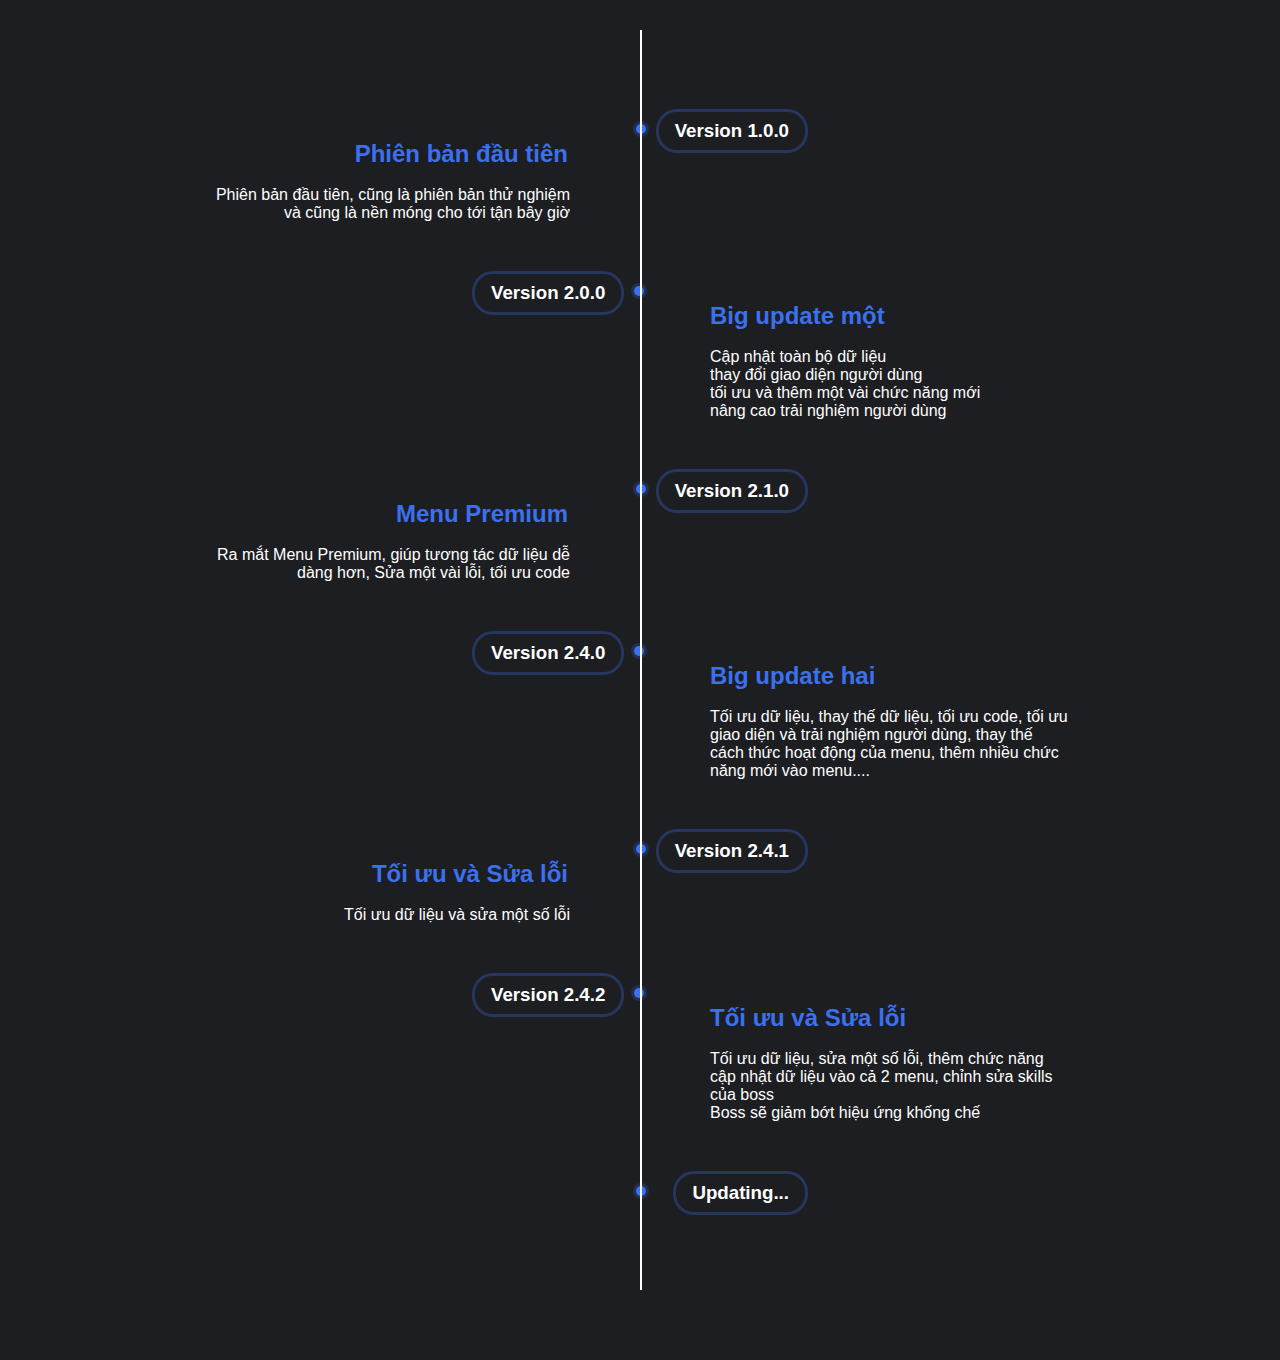
<file: changeLog/index.html>
<!DOCTYPE html>
<html lang="en">
<head>
  <meta charset="UTF-8">
  <meta name="viewport" content="width=device-width, initial-scale=1.0">
  <link rel="stylesheet" href="style.css">
  <title>Nhật ký phiên bản</title>
</head>
<body>
  <div class="timeline">
    <ul>
      <li>
        <div class="right_content">
          <h2>Phiên bản đầu tiên</h2>
          <p>Phiên bản đầu tiên, cũng là phiên bản thử nghiệm và cũng là nền móng cho tới tận bây giờ
          </p>
        </div>
        <div class="left_content">
          <h3>Version 1.0.0 </h3>
        </div>
      </li>
      <li>
        <div class="right_content">
          <h2>Big update một</h2>
          <p>Cập nhật toàn bộ dữ liệu<br/>thay đổi giao diện người dùng<br/>tối ưu và thêm một vài chức năng mới<br/>nâng cao trải nghiệm người dùng
          </p>
        </div>
        <div class="left_content">
          <h3>Version 2.0.0 </h3>
        </div>
      </li>
      <li>
        <div class="right_content">
          <h2>Menu Premium</h2>
          <p>Ra mắt Menu Premium, giúp tương tác dữ liệu dễ dàng hơn, Sửa một vài lỗi, tối ưu code
          </p>
        </div>
        <div class="left_content">
          <h3>Version 2.1.0 </h3>
        </div>
      </li>
      <li>
        <div class="right_content">
          <h2>Big update hai</h2>
          <p>Tối ưu dữ liệu, thay thế dữ liệu, tối ưu code, tối ưu giao diện và trải nghiệm người dùng, thay thế cách thức hoạt động của menu,
            thêm nhiều chức năng mới vào menu....
          </p>
        </div>
        <div class="left_content">
          <h3>Version 2.4.0 </h3>
        </div>
      </li>
      <li>
        <div class="right_content">
          <h2>Tối ưu và Sửa lỗi</h2>
          <p>Tối ưu dữ liệu và sửa một số lỗi
          </p>
        </div>
        <div class="left_content">
          <h3>Version 2.4.1 </h3>
        </div>
      </li>
      <li>
        <div class="right_content">
          <h2>Tối ưu và Sửa lỗi</h2>
          <p>Tối ưu dữ liệu, sửa một số lỗi, thêm chức năng cập nhật dữ liệu vào cả 2 menu, chỉnh sửa skills của boss<br/>Boss sẽ giảm bớt hiệu ứng khống chế
          </p>
        </div>
        <div class="left_content">
          <h3>Version 2.4.2 </h3>
        </div>
      </li>
      <li>
        <div class="right_content">
          <h2></h2>
          <p>
          </p>
        </div>
        <div class="left_content">
          <h3>Updating... </h3>
        </div>
      </li>
      <div style="clear:both;"></div>
    </ul>
  </div>
</body>
</html>
</file>
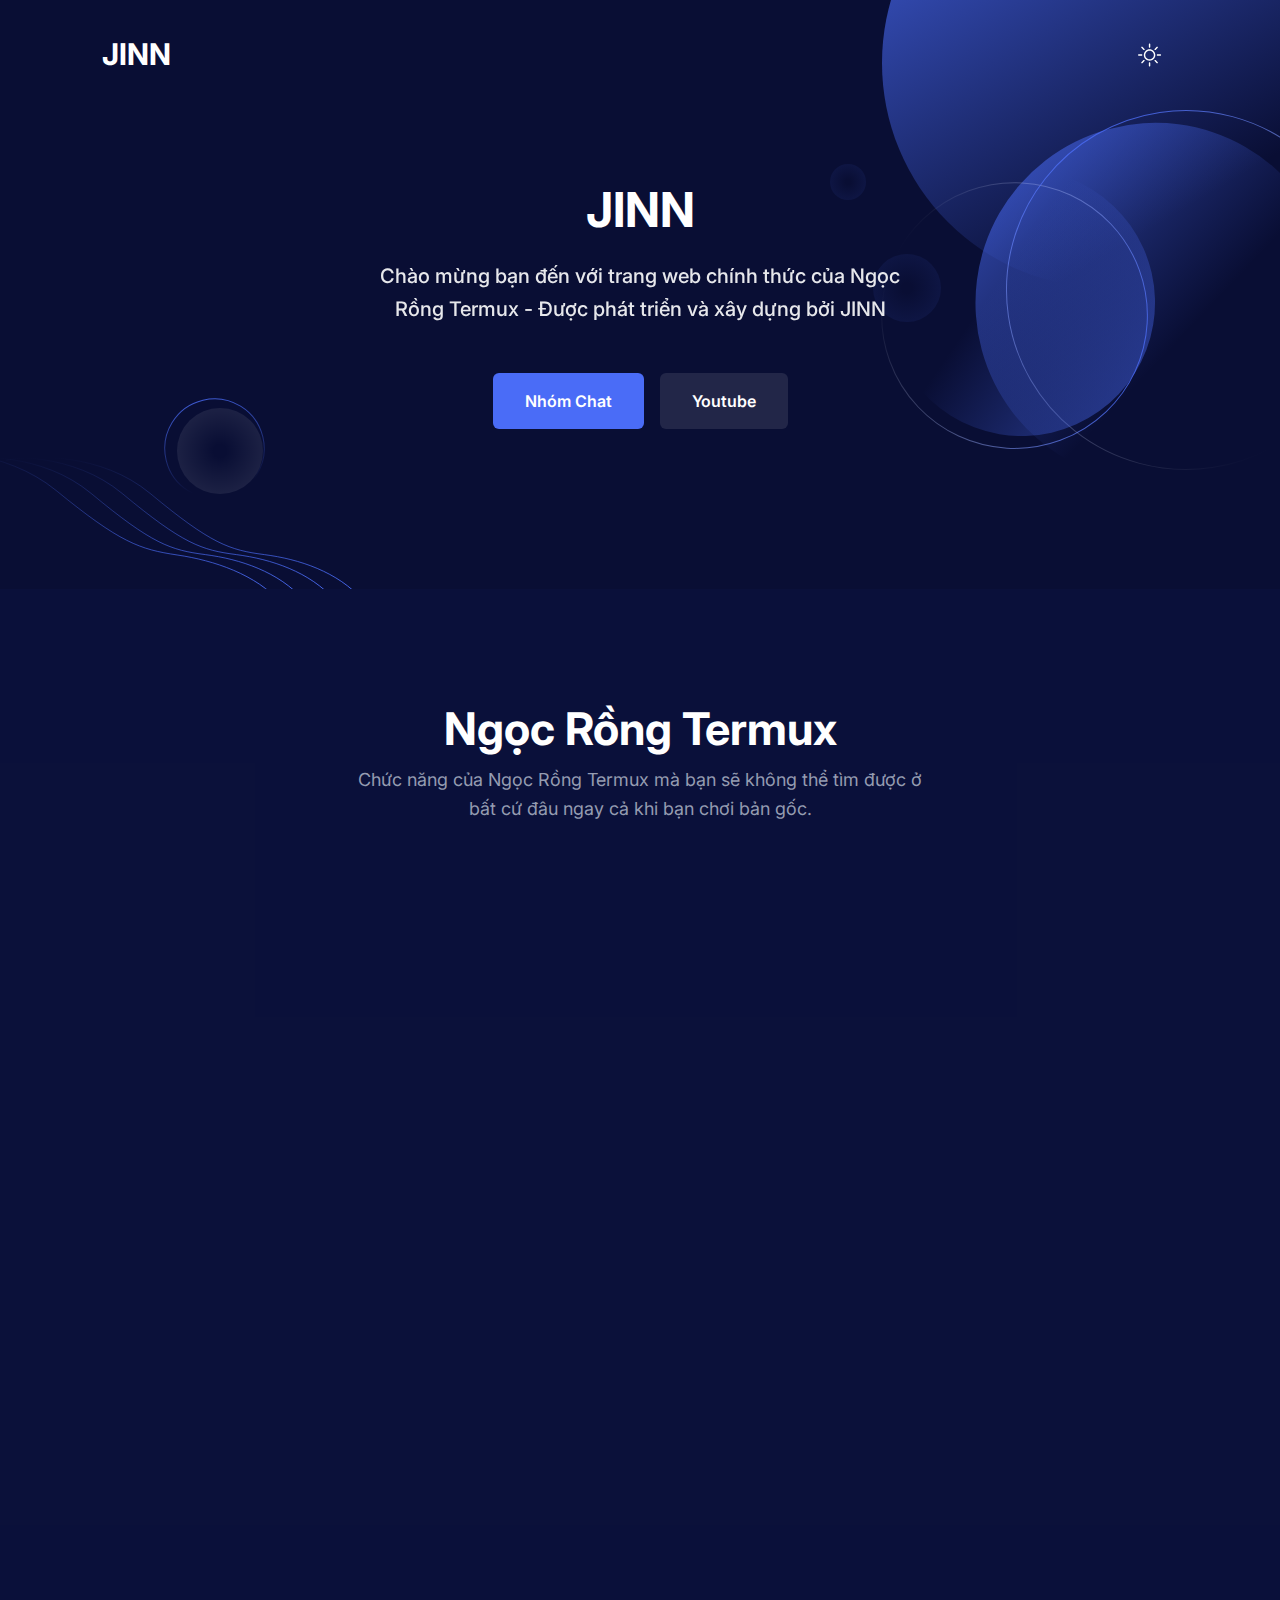
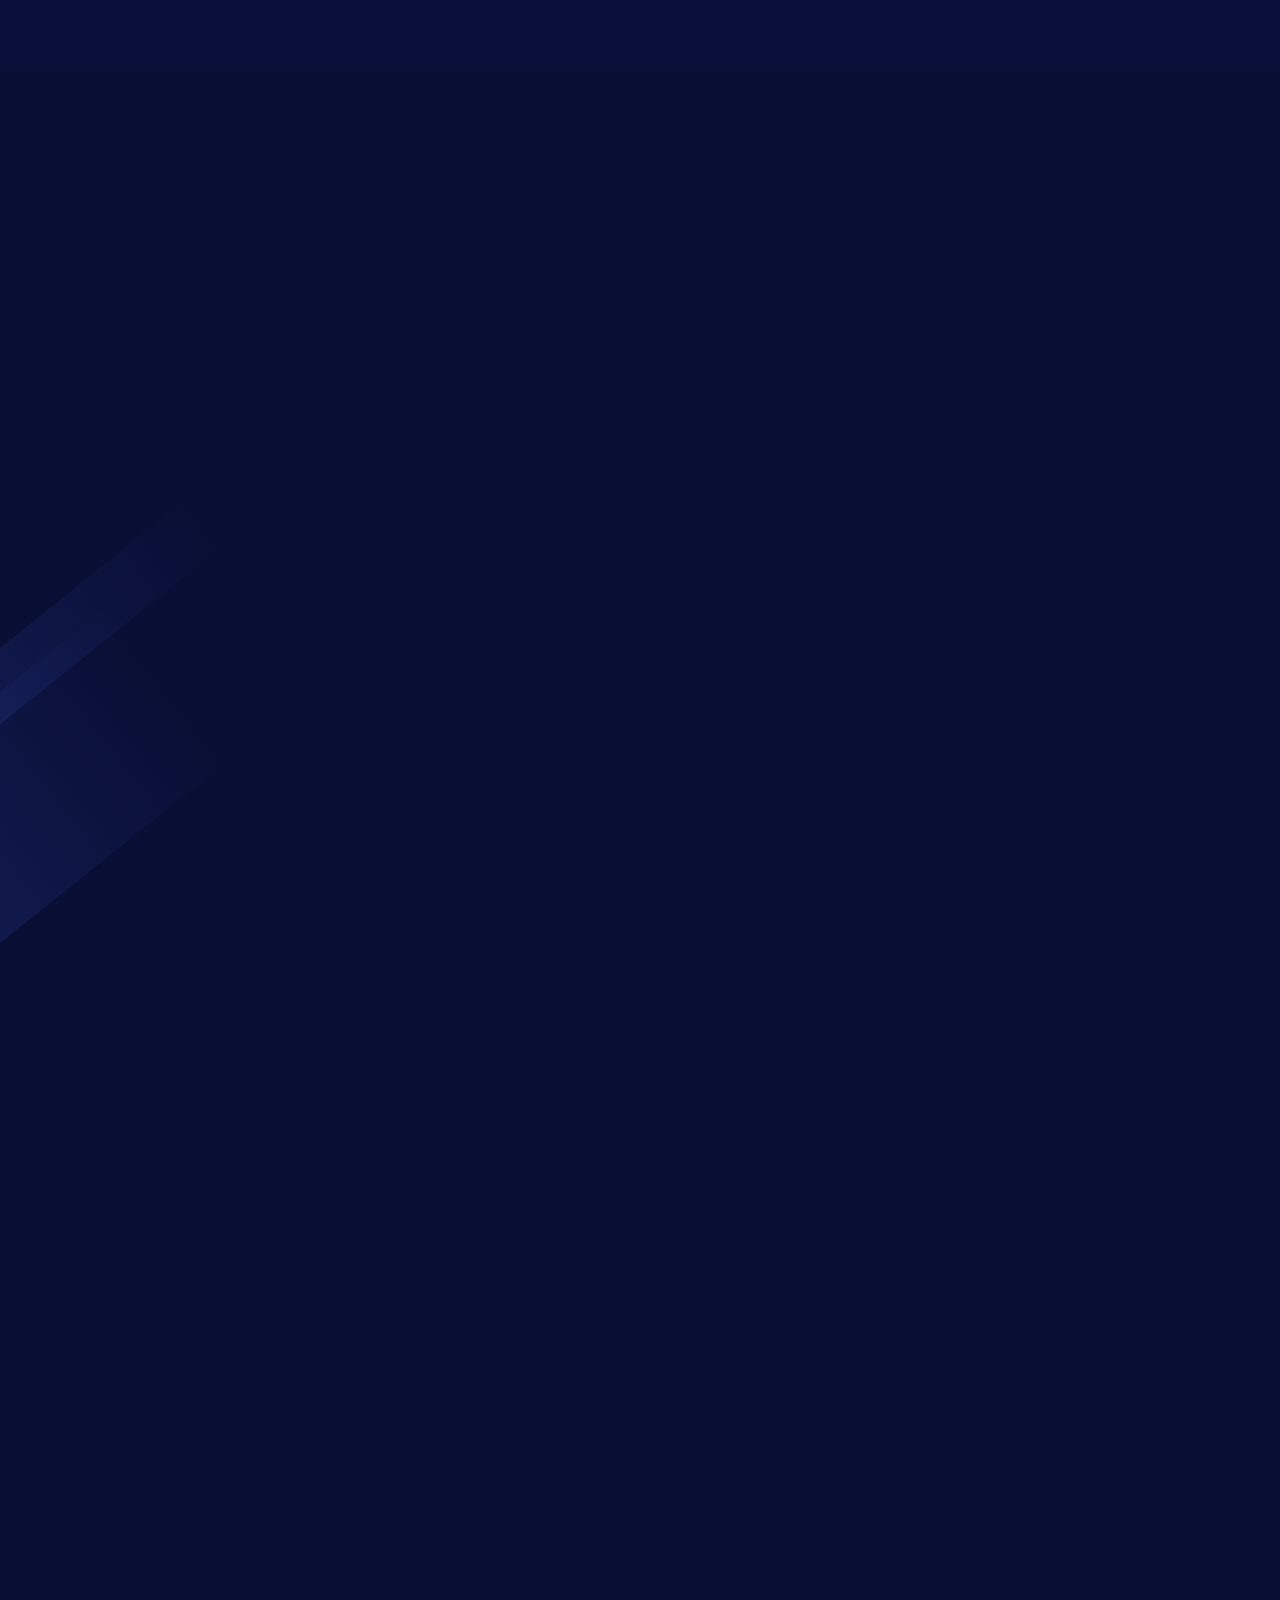
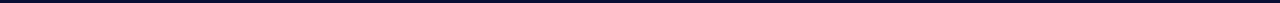
<file: index/index.html>
<!DOCTYPE html>
<html lang="en" class="dark">

<head>
  <meta charset="UTF-8" />
  <meta http-equiv="X-UA-Compatible" content="IE=edge" />
  <meta name="viewport" content="width=device-width, initial-scale=1.0" />
  <title>JINN - NGỌC RỒNG</title>
  <link rel="icon" href="favicon.ico">
  <link href="style.css" rel="stylesheet">
</head>

<body class="dark:bg-black">

  <header class="header bg-transparent absolute top-0 left-0 z-40 w-full flex items-center">
    <div class="container">
      <div class="flex mx-[-16px] items-center justify-between relative">
        <div class="px-4 w-60 max-w-full">
          <a href="index.html" class="w-full block py-8 header-logo">
            <span style="font-weight: bold; font-size: 30px;" class="w-full dark:hidden">JINN</span>
            <span style="font-weight: bold; font-size: 30px; color: #fff;" class="w-full hidden dark:block">JINN</span>
          </a>
        </div>
        <div class="flex px-4 justify-between items-center w-full">
          <div>
            <nav id="navbarCollapse"
              class="absolute py-5 lg:py-0 lg:px-4 xl:px-6 bg-white dark:bg-dark lg:dark:bg-transparent lg:bg-transparent shadow-lg rounded-lg max-w-[250px] w-full lg:max-w-full lg:w-full right-4 top-full hidden lg:block lg:static lg:shadow-none">
            </nav>
          </div>
          <label for="darkToggler"
            class="cursor-pointer w-9 h-9 md:w-14 md:h-14 rounded-full flex items-center justify-center bg-gray-2 dark:bg-dark-bg text-black dark:text-white">
            <input type="checkbox" name="darkToggler" id="darkToggler" class="sr-only" aria-label="darkToggler" />
            <svg viewBox="0 0 23 23" class="stroke-current dark:hidden w-5 h-5 md:w-6 md:h-6" fill="none">
              <path
                d="M9.55078 1.5C5.80078 1.5 1.30078 5.25 1.30078 11.25C1.30078 17.25 5.80078 21.75 11.8008 21.75C17.8008 21.75 21.5508 17.25 21.5508 13.5C13.3008 18.75 4.30078 9.75 9.55078 1.5Z"
                stroke-width="2" stroke-linecap="round" stroke-linejoin="round" />
            </svg>
            <svg viewBox="0 0 25 24" fill="none" xmlns="http://www.w3.org/2000/svg"
              class="hidden dark:block w-5 h-5 md:w-6 md:h-6">
              <mask id="path-1-inside-1_977:1934" fill="white">
                <path
                  d="M12.0508 16.5C10.8573 16.5 9.71271 16.0259 8.8688 15.182C8.02489 14.3381 7.55078 13.1935 7.55078 12C7.55078 10.8065 8.02489 9.66193 8.8688 8.81802C9.71271 7.97411 10.8573 7.5 12.0508 7.5C13.2443 7.5 14.3888 7.97411 15.2328 8.81802C16.0767 9.66193 16.5508 10.8065 16.5508 12C16.5508 13.1935 16.0767 14.3381 15.2328 15.182C14.3888 16.0259 13.2443 16.5 12.0508 16.5ZM12.0508 18C13.6421 18 15.1682 17.3679 16.2934 16.2426C17.4186 15.1174 18.0508 13.5913 18.0508 12C18.0508 10.4087 17.4186 8.88258 16.2934 7.75736C15.1682 6.63214 13.6421 6 12.0508 6C10.4595 6 8.93336 6.63214 7.80814 7.75736C6.68292 8.88258 6.05078 10.4087 6.05078 12C6.05078 13.5913 6.68292 15.1174 7.80814 16.2426C8.93336 17.3679 10.4595 18 12.0508 18ZM12.0508 0C12.2497 0 12.4405 0.0790176 12.5811 0.21967C12.7218 0.360322 12.8008 0.551088 12.8008 0.75V3.75C12.8008 3.94891 12.7218 4.13968 12.5811 4.28033C12.4405 4.42098 12.2497 4.5 12.0508 4.5C11.8519 4.5 11.6611 4.42098 11.5205 4.28033C11.3798 4.13968 11.3008 3.94891 11.3008 3.75V0.75C11.3008 0.551088 11.3798 0.360322 11.5205 0.21967C11.6611 0.0790176 11.8519 0 12.0508 0V0ZM12.0508 19.5C12.2497 19.5 12.4405 19.579 12.5811 19.7197C12.7218 19.8603 12.8008 20.0511 12.8008 20.25V23.25C12.8008 23.4489 12.7218 23.6397 12.5811 23.7803C12.4405 23.921 12.2497 24 12.0508 24C11.8519 24 11.6611 23.921 11.5205 23.7803C11.3798 23.6397 11.3008 23.4489 11.3008 23.25V20.25C11.3008 20.0511 11.3798 19.8603 11.5205 19.7197C11.6611 19.579 11.8519 19.5 12.0508 19.5ZM24.0508 12C24.0508 12.1989 23.9718 12.3897 23.8311 12.5303C23.6905 12.671 23.4997 12.75 23.3008 12.75H20.3008C20.1019 12.75 19.9111 12.671 19.7705 12.5303C19.6298 12.3897 19.5508 12.1989 19.5508 12C19.5508 11.8011 19.6298 11.6103 19.7705 11.4697C19.9111 11.329 20.1019 11.25 20.3008 11.25H23.3008C23.4997 11.25 23.6905 11.329 23.8311 11.4697C23.9718 11.6103 24.0508 11.8011 24.0508 12ZM4.55078 12C4.55078 12.1989 4.47176 12.3897 4.33111 12.5303C4.19046 12.671 3.99969 12.75 3.80078 12.75H0.800781C0.601869 12.75 0.411103 12.671 0.270451 12.5303C0.129799 12.3897 0.0507813 12.1989 0.0507812 12C0.0507813 11.8011 0.129799 11.6103 0.270451 11.4697C0.411103 11.329 0.601869 11.25 0.800781 11.25H3.80078C3.99969 11.25 4.19046 11.329 4.33111 11.4697C4.47176 11.6103 4.55078 11.8011 4.55078 12ZM20.5363 3.5145C20.6769 3.65515 20.7559 3.84588 20.7559 4.04475C20.7559 4.24362 20.6769 4.43435 20.5363 4.575L18.4153 6.6975C18.3455 6.76713 18.2628 6.82235 18.1717 6.86C18.0806 6.89765 17.983 6.91699 17.8845 6.91692C17.6855 6.91678 17.4947 6.83758 17.354 6.69675C17.2844 6.62702 17.2292 6.54425 17.1915 6.45318C17.1539 6.36211 17.1345 6.26452 17.1346 6.16597C17.1348 5.96695 17.214 5.77613 17.3548 5.6355L19.4758 3.5145C19.6164 3.3739 19.8072 3.29491 20.006 3.29491C20.2049 3.29491 20.3956 3.3739 20.5363 3.5145ZM6.74678 17.304C6.88738 17.4446 6.96637 17.6354 6.96637 17.8342C6.96637 18.0331 6.88738 18.2239 6.74678 18.3645L4.62578 20.4855C4.48433 20.6221 4.29488 20.6977 4.09823 20.696C3.90158 20.6943 3.71347 20.6154 3.57442 20.4764C3.43536 20.3373 3.35648 20.1492 3.35478 19.9526C3.35307 19.7559 3.42866 19.5665 3.56528 19.425L5.68628 17.304C5.82693 17.1634 6.01766 17.0844 6.21653 17.0844C6.4154 17.0844 6.60614 17.1634 6.74678 17.304ZM20.5363 20.4855C20.3956 20.6261 20.2049 20.7051 20.006 20.7051C19.8072 20.7051 19.6164 20.6261 19.4758 20.4855L17.3548 18.3645C17.2182 18.223 17.1426 18.0336 17.1443 17.8369C17.146 17.6403 17.2249 17.4522 17.3639 17.3131C17.503 17.1741 17.6911 17.0952 17.8877 17.0935C18.0844 17.0918 18.2738 17.1674 18.4153 17.304L20.5363 19.425C20.6769 19.5656 20.7559 19.7564 20.7559 19.9552C20.7559 20.1541 20.6769 20.3449 20.5363 20.4855ZM6.74678 6.6975C6.60614 6.8381 6.4154 6.91709 6.21653 6.91709C6.01766 6.91709 5.82693 6.8381 5.68628 6.6975L3.56528 4.575C3.49365 4.50582 3.43651 4.42306 3.39721 4.33155C3.3579 4.24005 3.33721 4.14164 3.33634 4.04205C3.33548 3.94247 3.35445 3.84371 3.39216 3.75153C3.42988 3.65936 3.48557 3.57562 3.55598 3.5052C3.6264 3.43478 3.71014 3.37909 3.80232 3.34138C3.89449 3.30367 3.99325 3.2847 4.09283 3.28556C4.19242 3.28643 4.29083 3.30712 4.38233 3.34642C4.47384 3.38573 4.5566 3.44287 4.62578 3.5145L6.74678 5.6355C6.81663 5.70517 6.87204 5.78793 6.90985 5.87905C6.94766 5.97017 6.96712 6.06785 6.96712 6.1665C6.96712 6.26515 6.94766 6.36283 6.90985 6.45395C6.87204 6.54507 6.81663 6.62783 6.74678 6.6975Z" />
              </mask>
              <path
                d="M12.0508 16.5C10.8573 16.5 9.71271 16.0259 8.8688 15.182C8.02489 14.3381 7.55078 13.1935 7.55078 12C7.55078 10.8065 8.02489 9.66193 8.8688 8.81802C9.71271 7.97411 10.8573 7.5 12.0508 7.5C13.2443 7.5 14.3888 7.97411 15.2328 8.81802C16.0767 9.66193 16.5508 10.8065 16.5508 12C16.5508 13.1935 16.0767 14.3381 15.2328 15.182C14.3888 16.0259 13.2443 16.5 12.0508 16.5ZM12.0508 18C13.6421 18 15.1682 17.3679 16.2934 16.2426C17.4186 15.1174 18.0508 13.5913 18.0508 12C18.0508 10.4087 17.4186 8.88258 16.2934 7.75736C15.1682 6.63214 13.6421 6 12.0508 6C10.4595 6 8.93336 6.63214 7.80814 7.75736C6.68292 8.88258 6.05078 10.4087 6.05078 12C6.05078 13.5913 6.68292 15.1174 7.80814 16.2426C8.93336 17.3679 10.4595 18 12.0508 18ZM12.0508 0C12.2497 0 12.4405 0.0790176 12.5811 0.21967C12.7218 0.360322 12.8008 0.551088 12.8008 0.75V3.75C12.8008 3.94891 12.7218 4.13968 12.5811 4.28033C12.4405 4.42098 12.2497 4.5 12.0508 4.5C11.8519 4.5 11.6611 4.42098 11.5205 4.28033C11.3798 4.13968 11.3008 3.94891 11.3008 3.75V0.75C11.3008 0.551088 11.3798 0.360322 11.5205 0.21967C11.6611 0.0790176 11.8519 0 12.0508 0V0ZM12.0508 19.5C12.2497 19.5 12.4405 19.579 12.5811 19.7197C12.7218 19.8603 12.8008 20.0511 12.8008 20.25V23.25C12.8008 23.4489 12.7218 23.6397 12.5811 23.7803C12.4405 23.921 12.2497 24 12.0508 24C11.8519 24 11.6611 23.921 11.5205 23.7803C11.3798 23.6397 11.3008 23.4489 11.3008 23.25V20.25C11.3008 20.0511 11.3798 19.8603 11.5205 19.7197C11.6611 19.579 11.8519 19.5 12.0508 19.5ZM24.0508 12C24.0508 12.1989 23.9718 12.3897 23.8311 12.5303C23.6905 12.671 23.4997 12.75 23.3008 12.75H20.3008C20.1019 12.75 19.9111 12.671 19.7705 12.5303C19.6298 12.3897 19.5508 12.1989 19.5508 12C19.5508 11.8011 19.6298 11.6103 19.7705 11.4697C19.9111 11.329 20.1019 11.25 20.3008 11.25H23.3008C23.4997 11.25 23.6905 11.329 23.8311 11.4697C23.9718 11.6103 24.0508 11.8011 24.0508 12ZM4.55078 12C4.55078 12.1989 4.47176 12.3897 4.33111 12.5303C4.19046 12.671 3.99969 12.75 3.80078 12.75H0.800781C0.601869 12.75 0.411103 12.671 0.270451 12.5303C0.129799 12.3897 0.0507813 12.1989 0.0507812 12C0.0507813 11.8011 0.129799 11.6103 0.270451 11.4697C0.411103 11.329 0.601869 11.25 0.800781 11.25H3.80078C3.99969 11.25 4.19046 11.329 4.33111 11.4697C4.47176 11.6103 4.55078 11.8011 4.55078 12ZM20.5363 3.5145C20.6769 3.65515 20.7559 3.84588 20.7559 4.04475C20.7559 4.24362 20.6769 4.43435 20.5363 4.575L18.4153 6.6975C18.3455 6.76713 18.2628 6.82235 18.1717 6.86C18.0806 6.89765 17.983 6.91699 17.8845 6.91692C17.6855 6.91678 17.4947 6.83758 17.354 6.69675C17.2844 6.62702 17.2292 6.54425 17.1915 6.45318C17.1539 6.36211 17.1345 6.26452 17.1346 6.16597C17.1348 5.96695 17.214 5.77613 17.3548 5.6355L19.4758 3.5145C19.6164 3.3739 19.8072 3.29491 20.006 3.29491C20.2049 3.29491 20.3956 3.3739 20.5363 3.5145ZM6.74678 17.304C6.88738 17.4446 6.96637 17.6354 6.96637 17.8342C6.96637 18.0331 6.88738 18.2239 6.74678 18.3645L4.62578 20.4855C4.48433 20.6221 4.29488 20.6977 4.09823 20.696C3.90158 20.6943 3.71347 20.6154 3.57442 20.4764C3.43536 20.3373 3.35648 20.1492 3.35478 19.9526C3.35307 19.7559 3.42866 19.5665 3.56528 19.425L5.68628 17.304C5.82693 17.1634 6.01766 17.0844 6.21653 17.0844C6.4154 17.0844 6.60614 17.1634 6.74678 17.304ZM20.5363 20.4855C20.3956 20.6261 20.2049 20.7051 20.006 20.7051C19.8072 20.7051 19.6164 20.6261 19.4758 20.4855L17.3548 18.3645C17.2182 18.223 17.1426 18.0336 17.1443 17.8369C17.146 17.6403 17.2249 17.4522 17.3639 17.3131C17.503 17.1741 17.6911 17.0952 17.8877 17.0935C18.0844 17.0918 18.2738 17.1674 18.4153 17.304L20.5363 19.425C20.6769 19.5656 20.7559 19.7564 20.7559 19.9552C20.7559 20.1541 20.6769 20.3449 20.5363 20.4855ZM6.74678 6.6975C6.60614 6.8381 6.4154 6.91709 6.21653 6.91709C6.01766 6.91709 5.82693 6.8381 5.68628 6.6975L3.56528 4.575C3.49365 4.50582 3.43651 4.42306 3.39721 4.33155C3.3579 4.24005 3.33721 4.14164 3.33634 4.04205C3.33548 3.94247 3.35445 3.84371 3.39216 3.75153C3.42988 3.65936 3.48557 3.57562 3.55598 3.5052C3.6264 3.43478 3.71014 3.37909 3.80232 3.34138C3.89449 3.30367 3.99325 3.2847 4.09283 3.28556C4.19242 3.28643 4.29083 3.30712 4.38233 3.34642C4.47384 3.38573 4.5566 3.44287 4.62578 3.5145L6.74678 5.6355C6.81663 5.70517 6.87204 5.78793 6.90985 5.87905C6.94766 5.97017 6.96712 6.06785 6.96712 6.1665C6.96712 6.26515 6.94766 6.36283 6.90985 6.45395C6.87204 6.54507 6.81663 6.62783 6.74678 6.6975Z"
                fill="black" stroke="white" stroke-width="2" mask="url(#path-1-inside-1_977:1934)" />
            </svg>
          </label>
        </div>
      </div>
    </div>
    </div>
    </div>
  </header>


  <section id="home"
    class="relative overflow-hidden z-10 pt-[120px] pb-[110px] md:pt-[150px] md:pb-[120px] xl:pt-[180px] xl:pb-[160px] 2xl:pt-[210px] 2xl:pb-[200px]">
    <div class="container">
      <div class="flex flex-wrap mx-[-16px]">
        <div class="w-full px-4">
          <div class="mx-auto max-w-[570px] text-center wow fadeInUp" data-wow-delay=".2s">
            <h1
              class="text-black dark:text-white font-bold text-3xl sm:text-4xl md:text-5xl leading-tight sm:leading-tight md:leading-tight mb-5">
              JINN
            </h1>
            <p
              class="font-medium text-lg md:text-xl leading-relaxed md:leading-relaxed text-body-color dark:text-white dark:opacity-90 mb-12">
              Chào mừng bạn đến với trang web chính thức của Ngọc Rồng Termux - Được phát triển và xây dựng bởi JINN
            </p>
            <div class="flex items-center justify-center">
              <a href="https://zalo.me/g/clysgr675/"
                class="text-base font-semibold text-white bg-primary py-4 px-8 hover:bg-opacity-80 mx-2 rounded-md transition duration-300 ease-in-out">
                Nhóm Chat 
              </a>
              <a href="https://www.youtube.com/channel/UCLmZUmjdiwKxMEcYdgJ6Rww?sub_confirmation=1"
                class="text-base font-semibold text-black bg-black bg-opacity-10 dark:text-white dark:bg-white dark:bg-opacity-10 py-4 px-8 hover:bg-opacity-20 dark:hover:bg-opacity-20 mx-2 rounded-md transition duration-300 ease-in-out">
                Youtube
              </a>
              
            </div>
            
          </div>
        </div>
      </div>
    </div>

    <div class="absolute top-0 right-0 z-[-1]">
      <svg width="450" height="556" viewBox="0 0 450 556" fill="none" xmlns="http://www.w3.org/2000/svg">
        <circle cx="277" cy="63" r="225" fill="url(#paint0_linear_25:217)" />
        <circle cx="17.9997" cy="182" r="18" fill="url(#paint1_radial_25:217)" />
        <circle cx="76.9997" cy="288" r="34" fill="url(#paint2_radial_25:217)" />
        <circle cx="325.486" cy="302.87" r="180" transform="rotate(-37.6852 325.486 302.87)"
          fill="url(#paint3_linear_25:217)" />
        <circle opacity="0.8" cx="184.521" cy="315.521" r="132.862" transform="rotate(114.874 184.521 315.521)"
          stroke="url(#paint4_linear_25:217)" />
        <circle opacity="0.8" cx="356" cy="290" r="179.5" transform="rotate(-30 356 290)"
          stroke="url(#paint5_linear_25:217)" />
        <circle opacity="0.8" cx="191.659" cy="302.659" r="133.362" transform="rotate(133.319 191.659 302.659)"
          fill="url(#paint6_linear_25:217)" />
        <defs>
          <linearGradient id="paint0_linear_25:217" x1="-54.5003" y1="-178" x2="222" y2="288"
            gradientUnits="userSpaceOnUse">
            <stop stop-color="#4A6CF7" />
            <stop offset="1" stop-color="#4A6CF7" stop-opacity="0" />
          </linearGradient>
          <radialGradient id="paint1_radial_25:217" cx="0" cy="0" r="1" gradientUnits="userSpaceOnUse"
            gradientTransform="translate(17.9997 182) rotate(90) scale(18)">
            <stop offset="0.145833" stop-color="#4A6CF7" stop-opacity="0" />
            <stop offset="1" stop-color="#4A6CF7" stop-opacity="0.08" />
          </radialGradient>
          <radialGradient id="paint2_radial_25:217" cx="0" cy="0" r="1" gradientUnits="userSpaceOnUse"
            gradientTransform="translate(76.9997 288) rotate(90) scale(34)">
            <stop offset="0.145833" stop-color="#4A6CF7" stop-opacity="0" />
            <stop offset="1" stop-color="#4A6CF7" stop-opacity="0.08" />
          </radialGradient>
          <linearGradient id="paint3_linear_25:217" x1="226.775" y1="-66.1548" x2="292.157" y2="351.421"
            gradientUnits="userSpaceOnUse">
            <stop stop-color="#4A6CF7" />
            <stop offset="1" stop-color="#4A6CF7" stop-opacity="0" />
          </linearGradient>
          <linearGradient id="paint4_linear_25:217" x1="184.521" y1="182.159" x2="184.521" y2="448.882"
            gradientUnits="userSpaceOnUse">
            <stop stop-color="#4A6CF7" />
            <stop offset="1" stop-color="white" stop-opacity="0" />
          </linearGradient>
          <linearGradient id="paint5_linear_25:217" x1="356" y1="110" x2="356" y2="470" gradientUnits="userSpaceOnUse">
            <stop stop-color="#4A6CF7" />
            <stop offset="1" stop-color="white" stop-opacity="0" />
          </linearGradient>
          <linearGradient id="paint6_linear_25:217" x1="118.524" y1="29.2497" x2="166.965" y2="338.63"
            gradientUnits="userSpaceOnUse">
            <stop stop-color="#4A6CF7" />
            <stop offset="1" stop-color="#4A6CF7" stop-opacity="0" />
          </linearGradient>
        </defs>
      </svg>
    </div>
    <div class="absolute bottom-0 left-0 z-[-1]">
      <svg width="364" height="201" viewBox="0 0 364 201" fill="none" xmlns="http://www.w3.org/2000/svg">
        <path
          d="M5.88928 72.3303C33.6599 66.4798 101.397 64.9086 150.178 105.427C211.155 156.076 229.59 162.093 264.333 166.607C299.076 171.12 337.718 183.657 362.889 212.24"
          stroke="url(#paint0_linear_25:218)" />
        <path
          d="M-22.1107 72.3303C5.65989 66.4798 73.3965 64.9086 122.178 105.427C183.155 156.076 201.59 162.093 236.333 166.607C271.076 171.12 309.718 183.657 334.889 212.24"
          stroke="url(#paint1_linear_25:218)" />
        <path
          d="M-53.1107 72.3303C-25.3401 66.4798 42.3965 64.9086 91.1783 105.427C152.155 156.076 170.59 162.093 205.333 166.607C240.076 171.12 278.718 183.657 303.889 212.24"
          stroke="url(#paint2_linear_25:218)" />
        <path
          d="M-98.1618 65.0889C-68.1416 60.0601 4.73364 60.4882 56.0734 102.431C120.248 154.86 139.905 161.419 177.137 166.956C214.37 172.493 255.575 186.165 281.856 215.481"
          stroke="url(#paint3_linear_25:218)" />
        <circle opacity="0.8" cx="214.505" cy="60.5054" r="49.7205" transform="rotate(-13.421 214.505 60.5054)"
          stroke="url(#paint4_linear_25:218)" />
        <circle cx="220" cy="63" r="43" fill="url(#paint5_radial_25:218)" />
        <defs>
          <linearGradient id="paint0_linear_25:218" x1="184.389" y1="69.2405" x2="184.389" y2="212.24"
            gradientUnits="userSpaceOnUse">
            <stop stop-color="#4A6CF7" stop-opacity="0" />
            <stop offset="1" stop-color="#4A6CF7" />
          </linearGradient>
          <linearGradient id="paint1_linear_25:218" x1="156.389" y1="69.2405" x2="156.389" y2="212.24"
            gradientUnits="userSpaceOnUse">
            <stop stop-color="#4A6CF7" stop-opacity="0" />
            <stop offset="1" stop-color="#4A6CF7" />
          </linearGradient>
          <linearGradient id="paint2_linear_25:218" x1="125.389" y1="69.2405" x2="125.389" y2="212.24"
            gradientUnits="userSpaceOnUse">
            <stop stop-color="#4A6CF7" stop-opacity="0" />
            <stop offset="1" stop-color="#4A6CF7" />
          </linearGradient>
          <linearGradient id="paint3_linear_25:218" x1="93.8507" y1="67.2674" x2="89.9278" y2="210.214"
            gradientUnits="userSpaceOnUse">
            <stop stop-color="#4A6CF7" stop-opacity="0" />
            <stop offset="1" stop-color="#4A6CF7" />
          </linearGradient>
          <linearGradient id="paint4_linear_25:218" x1="214.505" y1="10.2849" x2="212.684" y2="99.5816"
            gradientUnits="userSpaceOnUse">
            <stop stop-color="#4A6CF7" />
            <stop offset="1" stop-color="#4A6CF7" stop-opacity="0" />
          </linearGradient>
          <radialGradient id="paint5_radial_25:218" cx="0" cy="0" r="1" gradientUnits="userSpaceOnUse"
            gradientTransform="translate(220 63) rotate(90) scale(43)">
            <stop offset="0.145833" stop-color="white" stop-opacity="0" />
            <stop offset="1" stop-color="white" stop-opacity="0.08" />
          </radialGradient>
        </defs>
      </svg>
    </div>

  </section>


  <section id="features" class="bg-primary bg-opacity-[3%] pt-[120px] pb-[50px]">
    <div class="container">
      <div class="flex flex-wrap mx-[-16px]">
        <div class="w-full px-4">
          <div class="mx-auto max-w-[570px] text-center mb-[100px] wow fadeInUp" data-wow-delay=".1s">
            <h2 class="text-black dark:text-white font-bold text-3xl sm:text-4xl md:text-[45px] mb-4">Ngọc Rồng Termux
            </h2>
            <p class="text-body-color text-base md:text-lg leading-relaxed md:leading-relaxed">
              Chức năng của Ngọc Rồng Termux mà bạn sẽ không thể tìm được ở bất cứ đâu ngay cả khi bạn chơi bản gốc.
          </div>
        </div>
      </div>
      <div class="flex flex-wrap mx-[-16px]">
        <div class="w-full md:w-1/2 lg:w-1/3 px-4">
          <div class="mb-[70px] wow fadeInUp" data-wow-delay=".15s">
            <div
              class="w-[70px] h-[70px] flex items-center justify-center rounded-md bg-primary bg-opacity-10 mb-10 text-primary">
              <svg width="40" height="41" viewBox="0 0 40 41" class="fill-current">
                <path opacity="0.5"
                  d="M37.7778 40.2223H24C22.8954 40.2223 22 39.3268 22 38.2223V20.0001C22 18.8955 22.8954 18.0001 24 18.0001H37.7778C38.8823 18.0001 39.7778 18.8955 39.7778 20.0001V38.2223C39.7778 39.3268 38.8823 40.2223 37.7778 40.2223Z" />
                <path
                  d="M23.2222 0C22.6699 0 22.2222 0.447715 22.2222 1V12.3333C22.2222 12.8856 22.6699 13.3333 23.2222 13.3333H39C39.5523 13.3333 40 12.8856 40 12.3333V0.999999C40 0.447714 39.5523 0 39 0H23.2222ZM0 39C0 39.5523 0.447715 40 1 40H16.7778C17.3301 40 17.7778 39.5523 17.7778 39V27.6667C17.7778 27.1144 17.3301 26.6667 16.7778 26.6667H1C0.447716 26.6667 0 27.1144 0 27.6667V39ZM0 21.2222C0 21.7745 0.447715 22.2222 1 22.2222H16.7778C17.3301 22.2222 17.7778 21.7745 17.7778 21.2222V0.999999C17.7778 0.447714 17.3301 0 16.7778 0H1C0.447716 0 0 0.447715 0 1V21.2222Z" />
              </svg>
            </div>
            <h3 class="font-bold text-black dark:text-white text-xl sm:text-2xl lg:text-xl xl:text-2xl mb-5">Tương Thích
              Cao</h3>
            <p class="text-body-color text-base leading-relaxed font-medium pr-[10px]">
              Lý do bạn nên sử dụng phiên bản NGỌC RỒNG TERMUX này bởi vì nó hoạt động trên ổn định hầu hết trên mọi
              phiên bản Android
            </p>
          </div>
        </div>
        <div class="w-full md:w-1/2 lg:w-1/3 px-4">
          <div class="mb-[70px] wow fadeInUp" data-wow-delay=".2s">
            <div
              class="w-[70px] h-[70px] flex items-center justify-center rounded-md bg-primary bg-opacity-10 mb-10 text-primary">
              <svg width="40" height="40" viewBox="0 0 40 40" class="fill-current">
                <path opacity="0.5"
                  d="M20.5914 34.2584C20.2394 34.5172 19.7603 34.5175 19.408 34.2593L4.19163 23.1079C3.8395 22.8498 3.36065 22.85 3.00873 23.1084L1.09802 24.5111C0.553731 24.9107 0.553731 25.7237 1.09802 26.1233L19.4082 39.5655C19.7604 39.824 20.2396 39.824 20.5918 39.5655L38.9029 26.1226C39.4469 25.7232 39.4473 24.9107 38.9036 24.5109L36.9701 23.0889C36.6177 22.8298 36.1378 22.8297 35.7854 23.0888L20.5914 34.2584Z" />
                <path
                  d="M19.408 28.931C19.7603 29.1896 20.2396 29.1894 20.5918 28.9306L36.3556 17.3466L38.8979 15.4883C39.4437 15.0894 39.4446 14.275 38.8996 13.8749L20.5918 0.43445C20.2396 0.175911 19.7604 0.175913 19.4082 0.434452L1.09706 13.8774C0.553051 14.2767 0.552712 15.0892 1.09638 15.4891L3.62222 17.3466L19.408 28.931Z" />
              </svg>
            </div>
            <h3 class="font-bold text-black dark:text-white text-xl sm:text-2xl lg:text-xl xl:text-2xl mb-5">
              Bạn Là Chủ</h3>
            <p class="text-body-color text-base leading-relaxed font-medium pr-[10px]">
              NGỌC RỒNG TERMUX cung cấp cho bạn tài nguyên đầy đủ và miễn phí để có thể khởi tạo một máy chủ NGỌC RỒNG
              mà bạn có thể quản lý
            </p>
          </div>
        </div>
        <div class="w-full md:w-1/2 lg:w-1/3 px-4">
          <div class="mb-[70px] wow fadeInUp" data-wow-delay=".25s">
            <div
              class="w-[70px] h-[70px] flex items-center justify-center rounded-md bg-primary bg-opacity-10 mb-10 text-primary">
              <svg width="40" height="40" viewBox="0 0 40 40" class="fill-current">
                <path opacity="0.5"
                  d="M20 30C22.75 30 25 32.25 25 35C25 37.75 22.75 40 20 40C17.25 40 15 37.75 15 35C15 32.25 17.25 30 20 30ZM35 30C37.75 30 40 32.25 40 35C40 37.75 37.75 40 35 40C32.25 40 30 37.75 30 35C30 32.25 32.25 30 35 30ZM35 15C37.75 15 40 17.25 40 20C40 22.75 37.75 25 35 25C32.25 25 30 22.75 30 20C30 17.25 32.25 15 35 15Z" />
                <path
                  d="M20 15C22.75 15 25 17.25 25 20C25 22.75 22.75 25 20 25C17.25 25 15 22.75 15 20C15 17.25 17.25 15 20 15ZM20 0C22.75 0 25 2.25 25 5C25 7.75 22.75 10 20 10C17.25 10 15 7.75 15 5C15 2.25 17.25 0 20 0ZM5 30C7.75 30 10 32.25 10 35C10 37.75 7.75 40 5 40C2.25 40 0 37.75 0 35C0 32.25 2.25 30 5 30ZM5 15C7.75 15 10 17.25 10 20C10 22.75 7.75 25 5 25C2.25 25 0 22.75 0 20C0 17.25 2.25 15 5 15ZM5 0C7.75 0 10 2.25 10 5C10 7.75 7.75 10 5 10C2.25 10 0 7.75 0 5C0 2.25 2.25 0 5 0ZM35 0C37.75 0 40 2.25 40 5C40 7.75 37.75 10 35 10C32.25 10 30 7.75 30 5C30 2.25 32.25 0 35 0Z" />
              </svg>
            </div>
            <h3 class="font-bold text-black dark:text-white text-xl sm:text-2xl lg:text-xl xl:text-2xl mb-5">Đa Kết Nối
            </h3>
            <p class="text-body-color text-base leading-relaxed font-medium pr-[10px]">
              Không còn duy nhất chỉ một thiết bị, giờ đây bạn đã có thể kết nối cùng với bạn bè trong máy chủ NGỌC RỒNG
              của bạn
            </p>
          </div>
        </div>
        <div class="w-full md:w-1/2 lg:w-1/3 px-4">
          <div class="mb-[70px] wow fadeInUp" data-wow-delay=".1s">
            <div
              class="w-[70px] h-[70px] flex items-center justify-center rounded-md bg-primary bg-opacity-10 mb-10 text-primary">
              <svg width="40" height="42" viewBox="0 0 40 42" class="fill-current">
                <path opacity="0.5"
                  d="M31.8943 25.3303C34.1233 25.3303 36.1497 26.1409 37.5682 27.762L39.1464 26.1839C39.4614 25.8689 39.9999 26.092 39.9999 26.5374V32.936C39.9999 33.2121 39.7761 33.436 39.4999 33.436H33.1014C32.6559 33.436 32.4328 32.8974 32.7478 32.5825L35.5418 29.7885C34.5286 28.9779 33.3128 28.37 31.8943 28.37C29.0573 28.37 26.8282 30.599 26.8282 33.436C26.8282 36.273 29.0573 38.5021 31.8943 38.5021C33.3549 38.5021 34.6511 37.844 35.6345 36.8244C35.8406 36.6107 36.1187 36.4756 36.4155 36.4756H38.6535C39.0072 36.4756 39.2477 36.833 39.0881 37.1487C37.7427 39.8107 35.0781 41.5417 31.8943 41.5417C27.4361 41.5417 23.7886 37.8941 23.7886 33.436C23.7886 28.9779 27.4361 25.3303 31.8943 25.3303Z" />
                <path
                  d="M18.7226 33.436C18.7226 31.3572 19.2513 29.4548 19.9799 27.7285C20.0541 27.5529 19.9264 27.3567 19.7358 27.3567C15.8856 27.3567 12.6433 24.1144 12.6433 20.2642C12.6433 16.414 15.8856 13.1717 19.7358 13.1717C23.586 13.1717 26.8283 16.414 26.8283 20.2642C26.8283 20.5105 27.3897 21.0054 27.6246 20.9313C28.9274 20.5206 30.2827 20.2642 31.8943 20.2642C32.775 20.2642 33.6557 20.4173 34.5364 20.5905C34.7422 20.6309 34.9339 20.4739 34.9339 20.2642C34.9339 19.8699 34.9339 19.3904 34.8787 18.9362C34.827 18.5117 34.9599 18.0636 35.3001 17.8045L38.9868 14.9955C39.3921 14.5902 39.3921 14.1849 39.1894 13.7797L35.1857 6.77316C35.153 6.71599 35.1272 6.65499 35.1021 6.59411C34.9143 6.13895 34.5848 6.08618 34.1135 6.08007C33.9863 6.07841 33.86 6.10354 33.7419 6.15079L29.3957 7.88927C29.0613 8.02302 28.6829 7.96367 28.3887 7.75599C27.6155 7.21023 26.7521 6.75466 25.8752 6.31262C25.5838 6.16573 25.3813 5.88702 25.3335 5.56423L24.6729 1.10574C24.6265 0.792572 24.6613 0.389935 24.3993 0.212245C24.2235 0.0930361 23.9828 0 23.7886 0H15.6829C15.3021 0 14.7424 0.35783 14.6762 0.73726C14.6678 0.785579 14.6661 0.834927 14.6589 0.883445L13.9492 5.67408C13.894 6.04692 13.6313 6.35205 13.2873 6.50604C12.4439 6.88359 11.673 7.42345 10.8193 7.89265C10.5647 8.03264 10.26 8.04143 9.99178 7.92966L5.73545 6.15619C5.61358 6.10541 5.48273 6.07832 5.35072 6.08016C4.8506 6.08715 4.49147 6.1485 4.13234 6.68719L0.0794975 13.7797C-0.123145 14.1849 0.0794976 14.5902 0.484782 14.9955L4.34631 17.9376C4.59456 18.1268 4.74261 18.4216 4.7079 18.7317C4.65068 19.243 4.53762 19.8101 4.53762 20.2642C4.53762 20.6648 4.53762 21.1534 4.59561 21.614C4.64767 22.0276 4.52563 22.4644 4.20164 22.7267L0.484782 25.7355C0.0794976 26.1408 0.0794978 26.5461 0.28214 26.9514L4.33498 34.0439C4.5154 34.4047 4.85644 34.4443 5.35811 34.4486C5.48532 34.4497 5.61152 34.4249 5.72964 34.3776L10.0758 32.6392C10.4102 32.5054 10.7887 32.5648 11.0829 32.7724C11.8561 33.3182 12.7195 33.7738 13.5964 34.2158C13.8878 34.3627 14.0903 34.6414 14.1381 34.9642L14.8616 39.8476C14.8688 39.8961 14.871 39.9453 14.8768 39.994C14.9222 40.3734 15.3145 40.7311 15.8856 40.7311H19.13C19.9191 40.7311 20.4065 39.8523 20.0627 39.1421C19.1998 37.3593 18.7226 35.4573 18.7226 33.436Z" />
              </svg>
            </div>
            <h3 class="font-bold text-black dark:text-white text-xl sm:text-2xl lg:text-xl xl:text-2xl mb-5">Tùy Chỉnh
            </h3>
            <p class="text-body-color text-base leading-relaxed font-medium pr-[10px]">
              Máy chủ của bạn - luật của bạn. NGỌC RỒNG TERMUX cung cấp những mục tùy chỉnh cơ bản (MIỄN PHÍ) và tùy
              chỉnh nâng cao (MẤT PHÍ), để bạn có thể thao tác và quản lý dễ dàng và nhanh chóng.
            </p>
          </div>
        </div>
        <div class="w-full md:w-1/2 lg:w-1/3 px-4">
          <div class="mb-[70px] wow fadeInUp" data-wow-delay=".15s">
            <div
              class="w-[70px] h-[70px] flex items-center justify-center rounded-md bg-primary bg-opacity-10 mb-10 text-primary">
              <svg width="40" height="40" viewBox="0 0 40 40" class="fill-current">
                <path opacity="0.5"
                  d="M39 12C39.5523 12 40 12.4477 40 13V39C40 39.5523 39.5523 40 39 40H13C12.4477 40 12 39.5523 12 39V33C12 32.4477 12.4477 32 13 32H31C31.5523 32 32 31.5523 32 31V13C32 12.4477 32.4477 12 33 12H39Z" />
                <rect width="28" height="28" rx="1" />
              </svg>
            </div>
            <h3 class="font-bold text-black dark:text-white text-xl sm:text-2xl lg:text-xl xl:text-2xl mb-5">Hỗ Trợ Đa
              Thiết Bị</h3>
            <p class="text-body-color text-base leading-relaxed font-medium pr-[10px]">
              Sắp tới NGỌC RỒNG TERMUX không chỉ duy nhất trên thiết bị android mà còn có thể hoạt động trên PC/Laptop
            </p>
          </div>
        </div>
        <div class="w-full md:w-1/2 lg:w-1/3 px-4">
          <div class="mb-[70px] wow fadeInUp" data-wow-delay=".2s">
            <div
              class="w-[70px] h-[70px] flex items-center justify-center rounded-md bg-primary bg-opacity-10 mb-10 text-primary">
              <svg width="40" height="45" viewBox="0 0 40 45" class="fill-current">
                <path opacity="0.5"
                  d="M31.579 37.8948C28.6737 37.8948 26.3158 35.5369 26.3158 32.6317C26.3158 31.9159 26.4527 31.2306 26.7135 30.6015C26.7959 30.4027 26.7605 30.1711 26.6083 30.019L24.9997 28.4103C24.7766 28.1872 24.4043 28.2238 24.2487 28.4983C23.5588 29.7145 23.1579 31.125 23.1579 32.6317C23.1579 37.2843 26.9263 41.0527 31.579 41.0527V43.0035C31.579 43.449 32.1175 43.6721 32.4325 43.3571L35.9622 39.8273C36.1575 39.6321 36.1575 39.3155 35.9622 39.1202L32.4325 35.5905C32.1175 35.2755 31.579 35.4986 31.579 35.9441V37.8948ZM31.579 24.2106V22.2598C31.579 21.8144 31.0404 21.5913 30.7254 21.9063L27.1957 25.436C27.0004 25.6313 27.0004 25.9479 27.1957 26.1431L30.7254 29.6729C31.0404 29.9879 31.579 29.7648 31.579 29.3193V27.3685C34.4842 27.3685 36.8421 29.7264 36.8421 32.6317C36.8421 33.3474 36.7052 34.0328 36.4444 34.6618C36.362 34.8606 36.3974 35.0922 36.5496 35.2444L38.1582 36.853C38.3813 37.0762 38.7536 37.0396 38.9092 36.7651C39.5991 35.5488 40 34.1384 40 32.6317C40 27.9791 36.2316 24.2106 31.579 24.2106Z" />
                <path
                  d="M18.9474 32.6316C18.9474 35.4705 19.8099 38.0969 21.2941 40.2796C21.7904 41.0094 21.3054 42.1053 20.4229 42.1053H4.21053C1.87368 42.1053 0 40.2316 0 37.8947V4.21053C0 1.89474 1.87368 0 4.21053 0H6.31579H16.8421H29.4737C31.7895 0 33.6842 1.87368 33.6842 4.21053V17.9544C33.6842 18.5032 33.1804 18.9474 32.6316 18.9474C25.0737 18.9474 18.9474 25.0737 18.9474 32.6316Z" />
              </svg>
            </div>
            <h3 class="font-bold text-black dark:text-white text-xl sm:text-2xl lg:text-xl xl:text-2xl mb-5">Luôn Luôn
              Mới</h3>
            <p class="text-body-color text-base leading-relaxed font-medium pr-[10px]">
              NGỌC Rồng TERMUX sẽ luôn được cập nhật và cải tiến thường xuyên.
            </p>
          </div>
        </div>
      </div>
    </div>
  </section>

  <section id="pricing" class="relative z-10 pt-[120px] pb-20">
    <div class="container">
      <div class="flex flex-wrap mx-[-16px]">
        <div class="w-full px-4">
          <div class="mx-auto max-w-[655px] text-center mb-[100px] wow fadeInUp" data-wow-delay=".1s">
            <h2 class="text-black dark:text-white font-bold text-3xl sm:text-4xl md:text-[45px] mb-4">Xem Qua Các Phiên
              Bản</h2>
            <p class="text-body-color text-base md:text-lg leading-relaxed md:leading-relaxed max-w-[570px] mx-auto">
              Các phiên bản của NGỌC RỒNG TERMUX, hãy tham khảo và đưa ra lựa chọn hợp lý.
            </p>
          </div>
        </div>
      </div>

    </div>
    <div class="flex flex-wrap mx-[-16px]">
      <div class="w-full md:w-1/2 lg:w-1/3 px-4">
        <div class="relative z-10 bg-white dark:bg-[#1D2144] shadow-signUp px-8 py-10 rounded-md mb-10 wow fadeInUp"
          data-wow-delay=".1s">
          <div class="flex justify-between items-center">
            <h3 class="font-bold text-black dark:text-white text-3xl mb-2 price">
              $<span class="amount">0</span>
              <span class="text-dark dark:text-body-color time">/Trọn đời</span>
            </h3>
            <h4 class="text-white font-bold text-xl mb-2">Basic</h4>
          </div>
          <p class="text-base text-body-color mb-7">Khởi tạo máy chủ và trải nghiệm một thiết bị.</p>
          <div class="border-b border-body-color dark:border-white border-opacity-10 dark:border-opacity-10 pb-8 mb-8">
            <a href="https://github.com/JINN1368/NRO_V2/blob/main/guild/install.md"
              class="font-semibold text-base text-white bg-primary w-full flex items-center justify-center rounded-md p-3 hover:shadow-signUp hover:bg-opacity-80 transition duration-300 ease-in-out">
              Cài Đặt Ngay
            </a>
          </div>
          <div>
            <div class="flex items-center mb-3">
              <span
                class="bg-primary bg-opacity-10 text-primary max-w-[18px] w-full h-[18px] mr-3 flex items-center justify-center rounded-full">
                <svg width="8" height="6" viewBox="0 0 8 6" class="fill-current">
                  <path
                    d="M2.90567 6.00024C2.68031 6.00024 2.48715 5.92812 2.294 5.74764L0.169254 3.43784C-0.0560926 3.18523 -0.0560926 2.78827 0.169254 2.53566C0.39461 2.28298 0.74873 2.28298 0.974086 2.53566L2.90567 4.66497L7.02642 0.189715C7.25175 -0.062913 7.60585 -0.062913 7.83118 0.189715C8.0566 0.442354 8.0566 0.839355 7.83118 1.09198L3.54957 5.78375C3.32415 5.92812 3.09882 6.00024 2.90567 6.00024Z" />
                </svg>
              </span>
              <p class="text-base font-medium text-body-color m-0">Cập nhật thường xuyên</p>
            </div>
            <div class="flex items-center mb-3">
              <span
                class="bg-primary bg-opacity-10 text-primary max-w-[18px] w-full h-[18px] mr-3 flex items-center justify-center rounded-full">
                <svg width="8" height="6" viewBox="0 0 8 6" class="fill-current">
                  <path
                    d="M2.90567 6.00024C2.68031 6.00024 2.48715 5.92812 2.294 5.74764L0.169254 3.43784C-0.0560926 3.18523 -0.0560926 2.78827 0.169254 2.53566C0.39461 2.28298 0.74873 2.28298 0.974086 2.53566L2.90567 4.66497L7.02642 0.189715C7.25175 -0.062913 7.60585 -0.062913 7.83118 0.189715C8.0566 0.442354 8.0566 0.839355 7.83118 1.09198L3.54957 5.78375C3.32415 5.92812 3.09882 6.00024 2.90567 6.00024Z" />
                </svg>
              </span>
              <p class="text-base font-medium text-body-color m-0">Tạo máy chủ NGỌC RỒNG TERMUX</p>
            </div>
            <div class="flex items-center mb-3">
              <span
                class="bg-primary bg-opacity-10 text-primary max-w-[18px] w-full h-[18px] mr-3 flex items-center justify-center rounded-full">
                <svg width="8" height="6" viewBox="0 0 8 6" class="fill-current">
                  <path
                    d="M2.90567 6.00024C2.68031 6.00024 2.48715 5.92812 2.294 5.74764L0.169254 3.43784C-0.0560926 3.18523 -0.0560926 2.78827 0.169254 2.53566C0.39461 2.28298 0.74873 2.28298 0.974086 2.53566L2.90567 4.66497L7.02642 0.189715C7.25175 -0.062913 7.60585 -0.062913 7.83118 0.189715C8.0566 0.442354 8.0566 0.839355 7.83118 1.09198L3.54957 5.78375C3.32415 5.92812 3.09882 6.00024 2.90567 6.00024Z" />
                </svg>
              </span>
              <p class="text-base font-medium text-body-color m-0">Tính trải nghiệm cao</p>
            </div>
            <div class="flex items-center mb-3">
              <span
                class="bg-primary bg-opacity-10 text-primary max-w-[18px] w-full h-[18px] mr-3 flex items-center justify-center rounded-full">
                <svg width="8" height="6" viewBox="0 0 8 6" class="fill-current">
                  <path
                    d="M2.90567 6.00024C2.68031 6.00024 2.48715 5.92812 2.294 5.74764L0.169254 3.43784C-0.0560926 3.18523 -0.0560926 2.78827 0.169254 2.53566C0.39461 2.28298 0.74873 2.28298 0.974086 2.53566L2.90567 4.66497L7.02642 0.189715C7.25175 -0.062913 7.60585 -0.062913 7.83118 0.189715C8.0566 0.442354 8.0566 0.839355 7.83118 1.09198L3.54957 5.78375C3.32415 5.92812 3.09882 6.00024 2.90567 6.00024Z" />
                </svg>
              </span>
              <p class="text-base font-medium text-body-color m-0">Công cụ tùy chỉnh cơ bản</p>
            </div>
          </div>
          <div class="absolute bottom-0 right-0 z-[-1]">
            <svg width="179" height="158" viewBox="0 0 179 158" fill="none" xmlns="http://www.w3.org/2000/svg">
              <path opacity="0.5"
                d="M75.0002 63.256C115.229 82.3657 136.011 137.496 141.374 162.673C150.063 203.47 207.217 197.755 202.419 167.738C195.393 123.781 137.273 90.3579 75.0002 63.256Z"
                fill="url(#paint0_linear_70:153)" />
              <path opacity="0.3"
                d="M178.255 0.150879C129.388 56.5969 134.648 155.224 143.387 197.482C157.547 265.958 65.9705 295.709 53.1024 246.401C34.2588 174.197 100.939 83.7223 178.255 0.150879Z"
                fill="url(#paint1_linear_70:153)" />
              <defs>
                <linearGradient id="paint0_linear_70:153" x1="69.6694" y1="29.9033" x2="196.108" y2="83.2919"
                  gradientUnits="userSpaceOnUse">
                  <stop stop-color="#4A6CF7" stop-opacity="0.62" />
                  <stop offset="1" stop-color="#4A6CF7" stop-opacity="0" />
                </linearGradient>
                <linearGradient id="paint1_linear_70:153" x1="165.348" y1="-75.4466" x2="-3.75136" y2="103.645"
                  gradientUnits="userSpaceOnUse">
                  <stop stop-color="#4A6CF7" stop-opacity="0.62" />
                  <stop offset="1" stop-color="#4A6CF7" stop-opacity="0" />
                </linearGradient>
              </defs>
            </svg>
          </div>
        </div>
      </div>
      <div class="w-full md:w-1/2 lg:w-1/3 px-4">
        <div class="relative z-10 bg-white dark:bg-[#1D2144] shadow-signUp px-8 py-10 rounded-md mb-10 wow fadeInUp"
          data-wow-delay=".15s">
          <div class="flex justify-between items-center">
            <h3 class="font-bold text-black dark:text-white text-3xl mb-2 price">
              <span class="amount">10.000 VNĐ</span>
              <span class="text-dark dark:text-body-color time">/Trọn đời</span>
            </h3>
            <h4 class="text-white font-bold text-xl mb-2">Pro</h4>
          </div>
          <p class="text-base text-body-color mb-7">Cung cấp công cụ quản lý & trải nghiệm sớm các tính năng mới.</p>
          <div class="border-b border-body-color dark:border-white border-opacity-10 dark:border-opacity-10 pb-8 mb-8">
            <a href="https://www.facebook.com/Ki3tNgu/"
              class="font-semibold text-base text-white bg-primary w-full flex items-center justify-center rounded-md p-3 hover:shadow-signUp hover:bg-opacity-80 transition duration-300 ease-in-out">
              Liên Hệ
            </a>
          </div>
          <div>
            <div class="flex items-center mb-3">
              <span
                class="bg-primary bg-opacity-10 text-primary max-w-[18px] w-full h-[18px] mr-3 flex items-center justify-center rounded-full">
                <svg width="8" height="6" viewBox="0 0 8 6" class="fill-current">
                  <path
                    d="M2.90567 6.00024C2.68031 6.00024 2.48715 5.92812 2.294 5.74764L0.169254 3.43784C-0.0560926 3.18523 -0.0560926 2.78827 0.169254 2.53566C0.39461 2.28298 0.74873 2.28298 0.974086 2.53566L2.90567 4.66497L7.02642 0.189715C7.25175 -0.062913 7.60585 -0.062913 7.83118 0.189715C8.0566 0.442354 8.0566 0.839355 7.83118 1.09198L3.54957 5.78375C3.32415 5.92812 3.09882 6.00024 2.90567 6.00024Z" />
                </svg>
              </span>
              <p class="text-base font-medium text-body-color m-0">Tất cả tính năng</p>
            </div>
            <div class="flex items-center mb-3">
              <span
                class="bg-primary bg-opacity-10 text-primary max-w-[18px] w-full h-[18px] mr-3 flex items-center justify-center rounded-full">
                <svg width="8" height="6" viewBox="0 0 8 6" class="fill-current">
                  <path
                    d="M2.90567 6.00024C2.68031 6.00024 2.48715 5.92812 2.294 5.74764L0.169254 3.43784C-0.0560926 3.18523 -0.0560926 2.78827 0.169254 2.53566C0.39461 2.28298 0.74873 2.28298 0.974086 2.53566L2.90567 4.66497L7.02642 0.189715C7.25175 -0.062913 7.60585 -0.062913 7.83118 0.189715C8.0566 0.442354 8.0566 0.839355 7.83118 1.09198L3.54957 5.78375C3.32415 5.92812 3.09882 6.00024 2.90567 6.00024Z" />
                </svg>
              </span>
              <p class="text-base font-medium text-body-color m-0">Cập nhật thường xuyên</p>
            </div>
            <div class="flex items-center mb-3">
              <span
                class="bg-primary bg-opacity-10 text-primary max-w-[18px] w-full h-[18px] mr-3 flex items-center justify-center rounded-full">
                <svg width="8" height="6" viewBox="0 0 8 6" class="fill-current">
                  <path
                    d="M2.90567 6.00024C2.68031 6.00024 2.48715 5.92812 2.294 5.74764L0.169254 3.43784C-0.0560926 3.18523 -0.0560926 2.78827 0.169254 2.53566C0.39461 2.28298 0.74873 2.28298 0.974086 2.53566L2.90567 4.66497L7.02642 0.189715C7.25175 -0.062913 7.60585 -0.062913 7.83118 0.189715C8.0566 0.442354 8.0566 0.839355 7.83118 1.09198L3.54957 5.78375C3.32415 5.92812 3.09882 6.00024 2.90567 6.00024Z" />
                </svg>
              </span>
              <p class="text-base font-medium text-body-color m-0">Trải nghiệm sớm các tính năng mới</p>
            </div>
            <div class="flex items-center mb-3">
              <span
                class="bg-primary bg-opacity-10 text-primary max-w-[18px] w-full h-[18px] mr-3 flex items-center justify-center rounded-full">
                <svg width="8" height="6" viewBox="0 0 8 6" class="fill-current">
                  <path
                    d="M2.90567 6.00024C2.68031 6.00024 2.48715 5.92812 2.294 5.74764L0.169254 3.43784C-0.0560926 3.18523 -0.0560926 2.78827 0.169254 2.53566C0.39461 2.28298 0.74873 2.28298 0.974086 2.53566L2.90567 4.66497L7.02642 0.189715C7.25175 -0.062913 7.60585 -0.062913 7.83118 0.189715C8.0566 0.442354 8.0566 0.839355 7.83118 1.09198L3.54957 5.78375C3.32415 5.92812 3.09882 6.00024 2.90567 6.00024Z" />
                </svg>
              </span>
              <p class="text-base font-medium text-body-color m-0">Hỗ trợ trực tiếp</p>
            </div>
            <div class="flex items-center mb-3">
              <span
                class="bg-primary bg-opacity-10 text-primary max-w-[18px] w-full h-[18px] mr-3 flex items-center justify-center rounded-full">
                <svg width="8" height="6" viewBox="0 0 8 6" class="fill-current">
                  <path
                    d="M2.90567 6.00024C2.68031 6.00024 2.48715 5.92812 2.294 5.74764L0.169254 3.43784C-0.0560926 3.18523 -0.0560926 2.78827 0.169254 2.53566C0.39461 2.28298 0.74873 2.28298 0.974086 2.53566L2.90567 4.66497L7.02642 0.189715C7.25175 -0.062913 7.60585 -0.062913 7.83118 0.189715C8.0566 0.442354 8.0566 0.839355 7.83118 1.09198L3.54957 5.78375C3.32415 5.92812 3.09882 6.00024 2.90567 6.00024Z" />
                </svg>
              </span>
              <p class="text-base font-medium text-body-color m-0">Công cụ quản lý</p>
            </div>
            <div class="flex items-center mb-3">
              <span
                class="bg-primary bg-opacity-10 text-primary max-w-[18px] w-full h-[18px] mr-3 flex items-center justify-center rounded-full">
                <svg width="8" height="6" viewBox="0 0 8 6" class="fill-current">
                  <path
                    d="M2.90567 6.00024C2.68031 6.00024 2.48715 5.92812 2.294 5.74764L0.169254 3.43784C-0.0560926 3.18523 -0.0560926 2.78827 0.169254 2.53566C0.39461 2.28298 0.74873 2.28298 0.974086 2.53566L2.90567 4.66497L7.02642 0.189715C7.25175 -0.062913 7.60585 -0.062913 7.83118 0.189715C8.0566 0.442354 8.0566 0.839355 7.83118 1.09198L3.54957 5.78375C3.32415 5.92812 3.09882 6.00024 2.90567 6.00024Z" />
                </svg>
              </span>
              <p class="text-base font-medium text-body-color m-0">Công cụ tùy chỉnh</p>
            </div>
          </div>
          <div class="absolute bottom-0 right-0 z-[-1]">
            <svg width="179" height="158" viewBox="0 0 179 158" fill="none" xmlns="http://www.w3.org/2000/svg">
              <path opacity="0.5"
                d="M75.0002 63.256C115.229 82.3657 136.011 137.496 141.374 162.673C150.063 203.47 207.217 197.755 202.419 167.738C195.393 123.781 137.273 90.3579 75.0002 63.256Z"
                fill="url(#paint0_linear_70:153)" />
              <path opacity="0.3"
                d="M178.255 0.150879C129.388 56.5969 134.648 155.224 143.387 197.482C157.547 265.958 65.9705 295.709 53.1024 246.401C34.2588 174.197 100.939 83.7223 178.255 0.150879Z"
                fill="url(#paint1_linear_70:153)" />
              <defs>
                <linearGradient id="paint0_linear_70:153" x1="69.6694" y1="29.9033" x2="196.108" y2="83.2919"
                  gradientUnits="userSpaceOnUse">
                  <stop stop-color="#4A6CF7" stop-opacity="0.62" />
                  <stop offset="1" stop-color="#4A6CF7" stop-opacity="0" />
                </linearGradient>
                <linearGradient id="paint1_linear_70:153" x1="165.348" y1="-75.4466" x2="-3.75136" y2="103.645"
                  gradientUnits="userSpaceOnUse">
                  <stop stop-color="#4A6CF7" stop-opacity="0.62" />
                  <stop offset="1" stop-color="#4A6CF7" stop-opacity="0" />
                </linearGradient>
              </defs>
            </svg>
          </div>
        </div>
      </div>
      <div class="w-full md:w-1/2 lg:w-1/3 px-4">
        <div class="relative z-10 bg-white dark:bg-[#1D2144] shadow-signUp px-8 py-10 rounded-md mb-10 wow fadeInUp"
          data-wow-delay=".2s">
          <div class="flex justify-between items-center">
            <h3 class="font-bold text-black dark:text-white text-3xl mb-2 price">
              <span class="amount">50.000 VNĐ</span>
              <span class="text-dark dark:text-body-color time">/Trọn đời</span>
            </h3>
            <h4 class="text-white font-bold text-xl mb-2">Plus</h4>
          </div>
          <p class="text-base text-body-color mb-7">Hỗ trợ đa thiết bị & đa kết nối.</p>
          <div class="border-b border-body-color dark:border-white border-opacity-10 dark:border-opacity-10 pb-8 mb-8">
            <a href="https://www.facebook.com/Ki3tNgu/"
              class="font-semibold text-base text-white bg-primary w-full flex items-center justify-center rounded-md p-3 hover:shadow-signUp hover:bg-opacity-80 transition duration-300 ease-in-out">
              Liên Hệ
            </a>
          </div>
          <div>
            <div class="flex items-center mb-3">
              <span
                class="bg-primary bg-opacity-10 text-primary max-w-[18px] w-full h-[18px] mr-3 flex items-center justify-center rounded-full">
                <svg width="8" height="6" viewBox="0 0 8 6" class="fill-current">
                  <path
                    d="M2.90567 6.00024C2.68031 6.00024 2.48715 5.92812 2.294 5.74764L0.169254 3.43784C-0.0560926 3.18523 -0.0560926 2.78827 0.169254 2.53566C0.39461 2.28298 0.74873 2.28298 0.974086 2.53566L2.90567 4.66497L7.02642 0.189715C7.25175 -0.062913 7.60585 -0.062913 7.83118 0.189715C8.0566 0.442354 8.0566 0.839355 7.83118 1.09198L3.54957 5.78375C3.32415 5.92812 3.09882 6.00024 2.90567 6.00024Z" />
                </svg>
              </span>
              <p class="text-base font-medium text-body-color m-0">Tất cả chức năng</p>
            </div>
            <div class="flex items-center mb-3">
              <span
                class="bg-primary bg-opacity-10 text-primary max-w-[18px] w-full h-[18px] mr-3 flex items-center justify-center rounded-full">
                <svg width="8" height="6" viewBox="0 0 8 6" class="fill-current">
                  <path
                    d="M2.90567 6.00024C2.68031 6.00024 2.48715 5.92812 2.294 5.74764L0.169254 3.43784C-0.0560926 3.18523 -0.0560926 2.78827 0.169254 2.53566C0.39461 2.28298 0.74873 2.28298 0.974086 2.53566L2.90567 4.66497L7.02642 0.189715C7.25175 -0.062913 7.60585 -0.062913 7.83118 0.189715C8.0566 0.442354 8.0566 0.839355 7.83118 1.09198L3.54957 5.78375C3.32415 5.92812 3.09882 6.00024 2.90567 6.00024Z" />
                </svg>
              </span>
              <p class="text-base font-medium text-body-color m-0">Tối đa 40 kết nối</p>
            </div>
            <div class="flex items-center mb-3">
              <span
                class="bg-primary bg-opacity-10 text-primary max-w-[18px] w-full h-[18px] mr-3 flex items-center justify-center rounded-full">
                <svg width="8" height="6" viewBox="0 0 8 6" class="fill-current">
                  <path
                    d="M2.90567 6.00024C2.68031 6.00024 2.48715 5.92812 2.294 5.74764L0.169254 3.43784C-0.0560926 3.18523 -0.0560926 2.78827 0.169254 2.53566C0.39461 2.28298 0.74873 2.28298 0.974086 2.53566L2.90567 4.66497L7.02642 0.189715C7.25175 -0.062913 7.60585 -0.062913 7.83118 0.189715C8.0566 0.442354 8.0566 0.839355 7.83118 1.09198L3.54957 5.78375C3.32415 5.92812 3.09882 6.00024 2.90567 6.00024Z" />
                </svg>
              </span>
              <p class="text-base font-medium text-body-color m-0">Hỗ Trợ trực tiếp</p>
            </div>
            <div class="flex items-center mb-3">
              <span
                class="bg-primary bg-opacity-10 text-primary max-w-[18px] w-full h-[18px] mr-3 flex items-center justify-center rounded-full">
                <svg width="8" height="6" viewBox="0 0 8 6" class="fill-current">
                  <path
                    d="M2.90567 6.00024C2.68031 6.00024 2.48715 5.92812 2.294 5.74764L0.169254 3.43784C-0.0560926 3.18523 -0.0560926 2.78827 0.169254 2.53566C0.39461 2.28298 0.74873 2.28298 0.974086 2.53566L2.90567 4.66497L7.02642 0.189715C7.25175 -0.062913 7.60585 -0.062913 7.83118 0.189715C8.0566 0.442354 8.0566 0.839355 7.83118 1.09198L3.54957 5.78375C3.32415 5.92812 3.09882 6.00024 2.90567 6.00024Z" />
                </svg>
              </span>
              <p class="text-base font-medium text-body-color m-0">Công cụ quản lý nâng cao</p>
            </div>
            <div class="flex items-center mb-3">
              <span
                class="bg-primary bg-opacity-10 text-primary max-w-[18px] w-full h-[18px] mr-3 flex items-center justify-center rounded-full">
                <svg width="8" height="6" viewBox="0 0 8 6" class="fill-current">
                  <path
                    d="M2.90567 6.00024C2.68031 6.00024 2.48715 5.92812 2.294 5.74764L0.169254 3.43784C-0.0560926 3.18523 -0.0560926 2.78827 0.169254 2.53566C0.39461 2.28298 0.74873 2.28298 0.974086 2.53566L2.90567 4.66497L7.02642 0.189715C7.25175 -0.062913 7.60585 -0.062913 7.83118 0.189715C8.0566 0.442354 8.0566 0.839355 7.83118 1.09198L3.54957 5.78375C3.32415 5.92812 3.09882 6.00024 2.90567 6.00024Z" />
                </svg>
              </span>
              <p class="text-base font-medium text-body-color m-0">Công cụ tùy chỉnh</p>
            </div>
            <div class="flex items-center mb-3">
              <span
                class="bg-primary bg-opacity-10 text-primary max-w-[18px] w-full h-[18px] mr-3 flex items-center justify-center rounded-full">
                <svg width="8" height="6" viewBox="0 0 8 6" class="fill-current">
                  <path
                    d="M2.90567 6.00024C2.68031 6.00024 2.48715 5.92812 2.294 5.74764L0.169254 3.43784C-0.0560926 3.18523 -0.0560926 2.78827 0.169254 2.53566C0.39461 2.28298 0.74873 2.28298 0.974086 2.53566L2.90567 4.66497L7.02642 0.189715C7.25175 -0.062913 7.60585 -0.062913 7.83118 0.189715C8.0566 0.442354 8.0566 0.839355 7.83118 1.09198L3.54957 5.78375C3.32415 5.92812 3.09882 6.00024 2.90567 6.00024Z" />
                </svg>
              </span>
              <p class="text-base font-medium text-body-color m-0">Liên tục được cải tiến</p>
            </div>
            <div class="flex items-center">
              <span
                class="bg-primary bg-opacity-10 text-primary max-w-[18px] w-full h-[18px] mr-3 flex items-center justify-center rounded-full">
                <svg width="8" height="6" viewBox="0 0 8 6" class="fill-current">
                  <path
                    d="M2.90567 6.00024C2.68031 6.00024 2.48715 5.92812 2.294 5.74764L0.169254 3.43784C-0.0560926 3.18523 -0.0560926 2.78827 0.169254 2.53566C0.39461 2.28298 0.74873 2.28298 0.974086 2.53566L2.90567 4.66497L7.02642 0.189715C7.25175 -0.062913 7.60585 -0.062913 7.83118 0.189715C8.0566 0.442354 8.0566 0.839355 7.83118 1.09198L3.54957 5.78375C3.32415 5.92812 3.09882 6.00024 2.90567 6.00024Z" />
                </svg>
              </span>
              <p class="text-base font-medium text-body-color m-0">Yêu cầu chức năng</p>
            </div>
          </div>
          <div class="absolute bottom-0 right-0 z-[-1]">
            <svg width="179" height="158" viewBox="0 0 179 158" fill="none" xmlns="http://www.w3.org/2000/svg">
              <path opacity="0.5"
                d="M75.0002 63.256C115.229 82.3657 136.011 137.496 141.374 162.673C150.063 203.47 207.217 197.755 202.419 167.738C195.393 123.781 137.273 90.3579 75.0002 63.256Z"
                fill="url(#paint0_linear_70:153)" />
              <path opacity="0.3"
                d="M178.255 0.150879C129.388 56.5969 134.648 155.224 143.387 197.482C157.547 265.958 65.9705 295.709 53.1024 246.401C34.2588 174.197 100.939 83.7223 178.255 0.150879Z"
                fill="url(#paint1_linear_70:153)" />
              <defs>
                <linearGradient id="paint0_linear_70:153" x1="69.6694" y1="29.9033" x2="196.108" y2="83.2919"
                  gradientUnits="userSpaceOnUse">
                  <stop stop-color="#4A6CF7" stop-opacity="0.62" />
                  <stop offset="1" stop-color="#4A6CF7" stop-opacity="0" />
                </linearGradient>
                <linearGradient id="paint1_linear_70:153" x1="165.348" y1="-75.4466" x2="-3.75136" y2="103.645"
                  gradientUnits="userSpaceOnUse">
                  <stop stop-color="#4A6CF7" stop-opacity="0.62" />
                  <stop offset="1" stop-color="#4A6CF7" stop-opacity="0" />
                </linearGradient>
              </defs>
            </svg>
          </div>
        </div>
      </div>
    </div>
    </div>
    <div class="absolute left-0 bottom-0 z-[-1]">
      <svg width="239" height="601" viewBox="0 0 239 601" fill="none" xmlns="http://www.w3.org/2000/svg">
        <rect opacity="0.3" x="-184.451" y="600.973" width="196" height="541.607" rx="2"
          transform="rotate(-128.7 -184.451 600.973)" fill="url(#paint0_linear_93:235)" />
        <rect opacity="0.3" x="-188.201" y="385.272" width="59.7544" height="541.607" rx="2"
          transform="rotate(-128.7 -188.201 385.272)" fill="url(#paint1_linear_93:235)" />
        <defs>
          <linearGradient id="paint0_linear_93:235" x1="-90.1184" y1="420.414" x2="-90.1184" y2="1131.65"
            gradientUnits="userSpaceOnUse">
            <stop stop-color="#4A6CF7" />
            <stop offset="1" stop-color="#4A6CF7" stop-opacity="0" />
          </linearGradient>
          <linearGradient id="paint1_linear_93:235" x1="-159.441" y1="204.714" x2="-159.441" y2="915.952"
            gradientUnits="userSpaceOnUse">
            <stop stop-color="#4A6CF7" />
            <stop offset="1" stop-color="#4A6CF7" stop-opacity="0" />
          </linearGradient>
        </defs>
      </svg>
    </div>
  </section>


  <footer class="relative z-10 bg-primary bg-opacity-5 pt-[100px] wow fadeInUp" data-wow-delay=".1s">
    <div class="container">
      <div class="flex flex-wrap mx-[-16px]">
        <div class="w-full md:w-1/2 lg:w-4/12 xl:w-5/12 px-4">
          <div class="mb-16 max-w-[360px]">
            <a href="index.html" class="w-full block py-8 header-logo">
              <span style="font-weight: bold; font-size: 30px;" class="w-full dark:hidden">JINN</span>
              <span style="font-weight: bold; font-size: 30px; color: #fff;"
                class="w-full hidden dark:block">JINN</span>
            </a>
            <p class="text-body-color text-base font-medium leading-relaxed mb-9">NGỌC RỒNG TERMUX PAGE - PHÁT TRIỂN VÀ
              CHỈNH SỬA BỞI JINN.</p>
            <div class="flex items-center">
              <a href="https://www.facebook.com/Ki3tNgu/" aria-label="social-link" class="text-[#CED3F6] hover:text-primary mr-6">
                <svg width="9" height="18" viewBox="0 0 9 18" class="fill-current">
                  <path
                    d="M8.13643 7H6.78036H6.29605V6.43548V4.68548V4.12097H6.78036H7.79741C8.06378 4.12097 8.28172 3.89516 8.28172 3.55645V0.564516C8.28172 0.254032 8.088 0 7.79741 0H6.02968C4.11665 0 2.78479 1.58064 2.78479 3.92339V6.37903V6.94355H2.30048H0.65382C0.314802 6.94355 0 7.25403 0 7.70564V9.7379C0 10.1331 0.266371 10.5 0.65382 10.5H2.25205H2.73636V11.0645V16.7379C2.73636 17.1331 3.00273 17.5 3.39018 17.5H5.66644C5.81174 17.5 5.93281 17.4153 6.02968 17.3024C6.12654 17.1895 6.19919 16.9919 6.19919 16.8226V11.0927V10.5282H6.70771H7.79741C8.11222 10.5282 8.35437 10.3024 8.4028 9.96371V9.93548V9.90726L8.74182 7.95968C8.76604 7.7621 8.74182 7.53629 8.59653 7.31048C8.54809 7.16935 8.33016 7.02823 8.13643 7Z" />
                </svg>
              </a>
              <a href="https://www.youtube.com/channel/UCLmZUmjdiwKxMEcYdgJ6Rww?sub_confirmation=1" aria-label="social-link" class="text-[#CED3F6] hover:text-primary mr-6">
                <svg width="18" height="14" viewBox="0 0 18 14" class="fill-current">
                  <path
                    d="M17.5058 2.07119C17.3068 1.2488 16.7099 0.609173 15.9423 0.395963C14.5778 7.26191e-08 9.0627 0 9.0627 0C9.0627 0 3.54766 7.26191e-08 2.18311 0.395963C1.41555 0.609173 0.818561 1.2488 0.619565 2.07119C0.25 3.56366 0.25 6.60953 0.25 6.60953C0.25 6.60953 0.25 9.68585 0.619565 11.1479C0.818561 11.9703 1.41555 12.6099 2.18311 12.8231C3.54766 13.2191 9.0627 13.2191 9.0627 13.2191C9.0627 13.2191 14.5778 13.2191 15.9423 12.8231C16.7099 12.6099 17.3068 11.9703 17.5058 11.1479C17.8754 9.68585 17.8754 6.60953 17.8754 6.60953C17.8754 6.60953 17.8754 3.56366 17.5058 2.07119ZM7.30016 9.44218V3.77687L11.8771 6.60953L7.30016 9.44218Z" />
                </svg>
              </a>
            </div>
          </div>
        </div>
        <div class="w-full sm:w-1/2 md:w-1/2 lg:w-2/12 xl:w-2/12 px-4">
          <div class="mb-16">
            <h2 class="font-bold text-black dark:text-white text-xl mb-10">Các Liên Kết</h2>
            <ul>
              <li>
                <a href="https://www.facebook.com/groups/842730643884338/"
                  class="text-base font-medium inline-block text-body-color mb-4 hover:text-primary"> Nhóm Facebook </a>
              </li>
              <li>
                <a href="https://www.youtube.com/channel/UCLmZUmjdiwKxMEcYdgJ6Rww?sub_confirmation=1"
                  class="text-base font-medium inline-block text-body-color mb-4 hover:text-primary"> Youtube </a>
              </li>
              <li>
                <a href="https://github.com/JINN1368/"
                  class="text-base font-medium inline-block text-body-color mb-4 hover:text-primary"> Github </a>
              </li>
              <li>
                <a href="https://zalo.me/g/clysgr675"
                  class="text-base font-medium inline-block text-body-color mb-4 hover:text-primary"> Nhóm Zalo </a>
              </li>
            </ul>
          </div>
        </div>
        <div class="w-full sm:w-1/2 md:w-1/2 lg:w-2/12 xl:w-2/12 px-4">
          <div class="mb-16">
            <h2 class="font-bold text-black dark:text-white text-xl mb-10">Thông Tin</h2>
            <ul>
              <li>
                <a href="javascript:void(0)"
                  class="text-base font-medium inline-block text-body-color mb-4 hover:text-primary"> Zalo: 0853035354
                </a>
              </li>
              <li>
                <a href="javascript:void(0)"
                  class="text-base font-medium inline-block text-body-color mb-4 hover:text-primary"> MOMO: 0853035354
                </a>
              </li>
              <li>
                <a href="javascript:void(0)"
                  class="text-base font-medium inline-block text-body-color mb-4 hover:text-primary"> MB BANK:
                  0853035354 </a>
              </li>
            </ul>
          </div>
        </div>
        <div class="w-full md:w-1/2 lg:w-4/12 xl:w-3/12 px-4">
          <div class="mb-16">
            <h2 class="font-bold text-black dark:text-white text-xl mb-10">Trợ Giúp</h2>
            <ul>
              <li>
                <a href="https://github.com/JINN1368/NRO_V2/blob/main/guild/install.md"
                  class="text-base font-medium inline-block text-body-color mb-4 hover:text-primary"> Cách Cài Đặt </a>
              </li>
              <li>
                <a href="https://github.com/JINN1368/NRO_V2/blob/main/guild/FAQ.md"
                  class="text-base font-medium inline-block text-body-color mb-4 hover:text-primary"> Lỗi Thường Gặp
                </a>
              </li>
              
              <li>
                <a href="https://github.com/JINN1368/NRO_V2/blob/main/guild/ID.md"
                  class="text-base font-medium inline-block text-body-color mb-4 hover:text-primary"> ID vật phẩm </a>
              </li>
              <li>
                <a href="https://github.com/JINN1368/NRO_V2/blob/main/guild/param.md"
                  class="text-base font-medium inline-block text-body-color mb-4 hover:text-primary"> Param buff </a>
              </li>
            </ul>
          </div>
        </div>
      </div>
    </div>
    <div class="py-8 bg-primary bg-opacity-10">
      <div class="container">
        <p class="text-body-color dark:text-white text-base text-center">&copy; JINN1368</p>
      </div>
    </div>
    <div class="absolute right-0 top-14 z-[-1]">
      <svg width="55" height="99" viewBox="0 0 55 99" fill="none" xmlns="http://www.w3.org/2000/svg">
        <circle opacity="0.8" cx="49.5" cy="49.5" r="49.5" fill="#959CB1" />
        <mask id="mask0_94:899" style="mask-type: alpha" maskUnits="userSpaceOnUse" x="0" y="0" width="99" height="99">
          <circle opacity="0.8" cx="49.5" cy="49.5" r="49.5" fill="#4A6CF7" />
        </mask>
        <g mask="url(#mask0_94:899)">
          <circle opacity="0.8" cx="49.5" cy="49.5" r="49.5" fill="url(#paint0_radial_94:899)" />
          <g opacity="0.8" filter="url(#filter0_f_94:899)">
            <circle cx="53.8676" cy="26.2061" r="20.3824" fill="white" />
          </g>
        </g>
        <defs>
          <filter id="filter0_f_94:899" x="12.4852" y="-15.1763" width="82.7646" height="82.7646"
            filterUnits="userSpaceOnUse" color-interpolation-filters="sRGB">
            <feFlood flood-opacity="0" result="BackgroundImageFix" />
            <feBlend mode="normal" in="SourceGraphic" in2="BackgroundImageFix" result="shape" />
            <feGaussianBlur stdDeviation="10.5" result="effect1_foregroundBlur_94:899" />
          </filter>
          <radialGradient id="paint0_radial_94:899" cx="0" cy="0" r="1" gradientUnits="userSpaceOnUse"
            gradientTransform="translate(49.5 49.5) rotate(90) scale(53.1397)">
            <stop stop-opacity="0.47" />
            <stop offset="1" stop-opacity="0" />
          </radialGradient>
        </defs>
      </svg>
    </div>
    <div class="absolute left-0 bottom-24 z-[-1]">
      <svg width="79" height="94" viewBox="0 0 79 94" fill="none" xmlns="http://www.w3.org/2000/svg">
        <rect opacity="0.3" x="-41" y="26.9426" width="66.6675" height="66.6675"
          transform="rotate(-22.9007 -41 26.9426)" fill="url(#paint0_linear_94:889)" />
        <rect x="-41" y="26.9426" width="66.6675" height="66.6675" transform="rotate(-22.9007 -41 26.9426)"
          stroke="url(#paint1_linear_94:889)" stroke-width="0.7" />
        <path opacity="0.3" d="M50.5215 7.42229L20.325 1.14771L46.2077 62.3249L77.1885 68.2073L50.5215 7.42229Z"
          fill="url(#paint2_linear_94:889)" />
        <path d="M50.5215 7.42229L20.325 1.14771L46.2077 62.3249L76.7963 68.2073L50.5215 7.42229Z"
          stroke="url(#paint3_linear_94:889)" stroke-width="0.7" />
        <path opacity="0.3" d="M17.9721 93.3057L-14.9695 88.2076L46.2077 62.325L77.1885 68.2074L17.9721 93.3057Z"
          fill="url(#paint4_linear_94:889)" />
        <path d="M17.972 93.3057L-14.1852 88.2076L46.2077 62.325L77.1884 68.2074L17.972 93.3057Z"
          stroke="url(#paint5_linear_94:889)" stroke-width="0.7" />
        <defs>
          <linearGradient id="paint0_linear_94:889" x1="-41" y1="21.8445" x2="36.9671" y2="59.8878"
            gradientUnits="userSpaceOnUse">
            <stop stop-color="#4A6CF7" stop-opacity="0.62" />
            <stop offset="1" stop-color="#4A6CF7" stop-opacity="0" />
          </linearGradient>
          <linearGradient id="paint1_linear_94:889" x1="25.6675" y1="95.9631" x2="-42.9608" y2="20.668"
            gradientUnits="userSpaceOnUse">
            <stop stop-color="#4A6CF7" stop-opacity="0" />
            <stop offset="1" stop-color="#4A6CF7" stop-opacity="0.51" />
          </linearGradient>
          <linearGradient id="paint2_linear_94:889" x1="20.325" y1="-3.98039" x2="90.6248" y2="25.1062"
            gradientUnits="userSpaceOnUse">
            <stop stop-color="#4A6CF7" stop-opacity="0.62" />
            <stop offset="1" stop-color="#4A6CF7" stop-opacity="0" />
          </linearGradient>
          <linearGradient id="paint3_linear_94:889" x1="18.3642" y1="-1.59742" x2="113.9" y2="80.6826"
            gradientUnits="userSpaceOnUse">
            <stop stop-color="#4A6CF7" stop-opacity="0" />
            <stop offset="1" stop-color="#4A6CF7" stop-opacity="0.51" />
          </linearGradient>
          <linearGradient id="paint4_linear_94:889" x1="61.1098" y1="62.3249" x2="-8.82468" y2="58.2156"
            gradientUnits="userSpaceOnUse">
            <stop stop-color="#4A6CF7" stop-opacity="0.62" />
            <stop offset="1" stop-color="#4A6CF7" stop-opacity="0" />
          </linearGradient>
          <linearGradient id="paint5_linear_94:889" x1="65.4236" y1="65.0701" x2="24.0178" y2="41.6598"
            gradientUnits="userSpaceOnUse">
            <stop stop-color="#4A6CF7" stop-opacity="0" />
            <stop offset="1" stop-color="#4A6CF7" stop-opacity="0.51" />
          </linearGradient>
        </defs>
      </svg>
    </div>
  </footer>


  <a href="javascript:void(0)"
    class="hidden items-center justify-center bg-primary text-white w-10 h-10 rounded-md fixed bottom-8 right-8 left-auto z-[999] hover:shadow-signUp hover:bg-opacity-80 transition duration-300 ease-in-out back-to-top shadow-md">
    <span class="w-3 h-3 border-t border-l border-white rotate-45 mt-[6px]"></span>
  </a>


  <script>
    // ==== pricing plan toggler
    let togglePlan = document.querySelector('#togglePlan');

    document.querySelector('.monthly').addEventListener('click', () => {
      togglePlan.checked = false;
    });
    document.querySelector('.yearly').addEventListener('click', () => {
      togglePlan.checked = true;
    });

    // ==== for menu scroll
    const pageLink = document.querySelectorAll('.menu-scroll');

    pageLink.forEach((elem) => {
      elem.addEventListener('click', (e) => {
        e.preventDefault();
        document.querySelector(elem.getAttribute('href')).scrollIntoView({
          behavior: 'smooth',
          offsetTop: 1 - 60,
        });
      });
    });

    // section menu active
    function onScroll(event) {
      const sections = document.querySelectorAll('.menu-scroll');
      const scrollPos = window.pageYOffset || document.documentElement.scrollTop || document.body.scrollTop;

      for (let i = 0; i < sections.length; i++) {
        const currLink = sections[i];
        const val = currLink.getAttribute('href');
        const refElement = document.querySelector(val);
        const scrollTopMinus = scrollPos + 73;
        if (refElement.offsetTop <= scrollTopMinus && refElement.offsetTop + refElement.offsetHeight > scrollTopMinus) {
          document.querySelector('.menu-scroll').classList.remove('active');
          currLink.classList.add('active');
        } else {
          currLink.classList.remove('active');
        }
      }
    }

    window.document.addEventListener('scroll', onScroll);
  </script>
  <script defer src="bundle.js"></script>
  <script defer src="https://static.cloudflareinsights.com/beacon.min.js/v84a3a4012de94ce1a686ba8c167c359c1696973893317"
    integrity="sha512-euoFGowhlaLqXsPWQ48qSkBSCFs3DPRyiwVu3FjR96cMPx+Fr+gpWRhIafcHwqwCqWS42RZhIudOvEI+Ckf6MA=="
    data-cf-beacon='{"rayId":"821dd3b469123505","r":1,"version":"2023.10.0","token":"9a6015d415bb4773a0bff22543062d3b"}'
    crossorigin="anonymous"></script>
</body>

</html>
</file>
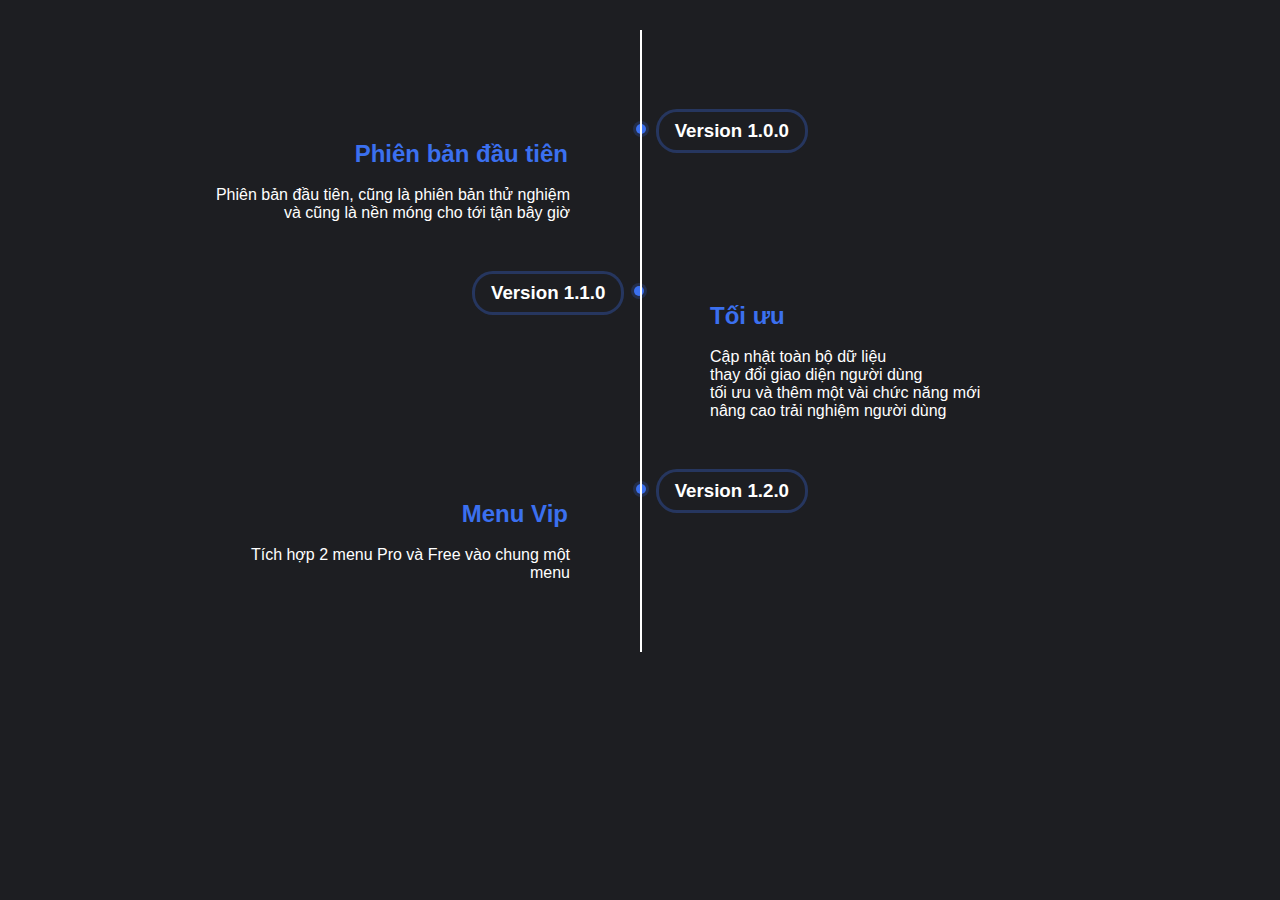
<file: changeLog/menu.html>
<!DOCTYPE html>
<html lang="en">
<head>
  <meta charset="UTF-8">
  <meta name="viewport" content="width=device-width, initial-scale=1.0">
  <link rel="stylesheet" href="style.css">
  <title>Nhật ký MENU</title>
</head>
<body>
  <div class="timeline">
    <ul>
      <li>
        <div class="right_content">
          <h2>Phiên bản đầu tiên</h2>
          <p>Phiên bản đầu tiên, cũng là phiên bản thử nghiệm và cũng là nền móng cho tới tận bây giờ
          </p>
        </div>
        <div class="left_content">
          <h3>Version 1.0.0 </h3>
        </div>
      </li>
      <li>
        <div class="right_content">
          <h2>Tối ưu</h2>
          <p>Cập nhật toàn bộ dữ liệu<br/>thay đổi giao diện người dùng<br/>tối ưu và thêm một vài chức năng mới<br/>nâng cao trải nghiệm người dùng
          </p>
        </div>
        <div class="left_content">
          <h3>Version 1.1.0 </h3>
        </div>
      </li>
      <li>
        <div class="right_content">
          <h2>Menu Vip</h2>
          <p>Tích hợp 2 menu Pro và Free vào chung một menu
          </p>
        </div>
        <div class="left_content">
          <h3>Version 1.2.0 </h3>
        </div>
      </li>
      <div style="clear:both;"></div>
    </ul>
  </div>
</body>
</html>
</file>
<file: changeLog/style.css>
*{
    margin:0;
    padding:0;
    font-family: 'Roboto', sans-serif;
    background:#1d1e22;
    color:#fff;
   z-index:0;
  }
  
  .timeline:before {
    content: '';
    position:absolute;
    height:100%;
    left:50%;
    width:2px;
    top:-20px;
    background:#fff;
    z-index:1;
  }
  .timeline{
    position:relative;
    margin: 50px auto;
    width:1000px;
    padding:50px 0;
  }
  
  
  .timeline ul{
    margin:0;
    padding:0 ;
  }
  
  .timeline ul li{
    list-style:none;
    box-sizing:border-box; 
    line-height:normal;
    position:relative;
    width:50%;
    padding: 40px 70px;
  }
  
  .timeline ul li .right_content h2{
    color:rgba(59,112,239,1);
    padding:0px 2px 18px 0px;
  }
  .timeline ul li:nth-child(odd){
    float:left;
    text-align:right;
    clear:both;
  }
  
  .timeline ul li:nth-child(even){
    float:right;
    text-align:left;
    clear:both;
  }
  
  .left_content{
    padding-bottom:20px;
  }
  
  .timeline ul li:nth-child(odd):before{
    content: '';
    position:absolute;
    width:10px;
    height:10px;
    background:rgba(59,112,239,1);
    border-radius:50%;
    box-shadow: 0 0 0 3px rgba(58,112,239,0.2);
    right:-6px;
    top:24px;
    z-index:1;
  }
  
  .timeline ul li:nth-child(even):before{
    content: '';
    position:absolute;
    width:10px;
    height:10px;
   background:rgba(59,112,239,1);
    border-radius:50%;
    box-shadow: 0 0 0 3px rgba(58,112,239,0.2);
    left:-6px;
    top:24px;
  }
  
  .timeline ul li:nth-child(odd) .left_content{
    position:absolute;
    top:12px;
    right:-165px;
    margin:0;
    padding:8px 16px;
  
    color:#fff;
    box-shadow:0 0 0 3px rgba(59,112,239,0.3);
    border-radius:18px;
    
  }
  
  .timeline ul li:nth-child(even) .left_content{
    position:absolute;
    top:12px;
    left:-165px;
    margin:0;
    padding:8px 16px;
    
    color:#fff;
    box-shadow:0 0 0 3px rgba(59,112,239,0.3);
    border-radius:18px;
    
  }
  
  
  @media (max-width: 1000px){
    
    .timeline{
      width:100%;
    }
  }
  
  @media (max-width: 767px){
    .timeline{
      width:100%;
    }
    .timeline:before{
      left:20px;
    }
    .timeline ul li:nth-child(odd),
    .timeline ul li:nth-child(even){
      width:100%;
      text-align:left;
     padding-left:50px; 
    }
    
    .timeline ul li:nth-child(odd):before
      {
      top:-18px;
      left:16px;
    
    }
    .timeline ul li:nth-child(even):before
    { 
      top:-18px;
      left:16px;
    }
    
      .timeline ul li:nth-child(odd) .left_content,
    .timeline ul li:nth-child(even) .left_content
    {
      top:-30px;
      left:50px;
      right:inherit;
    }
  
    
  }
</file>
